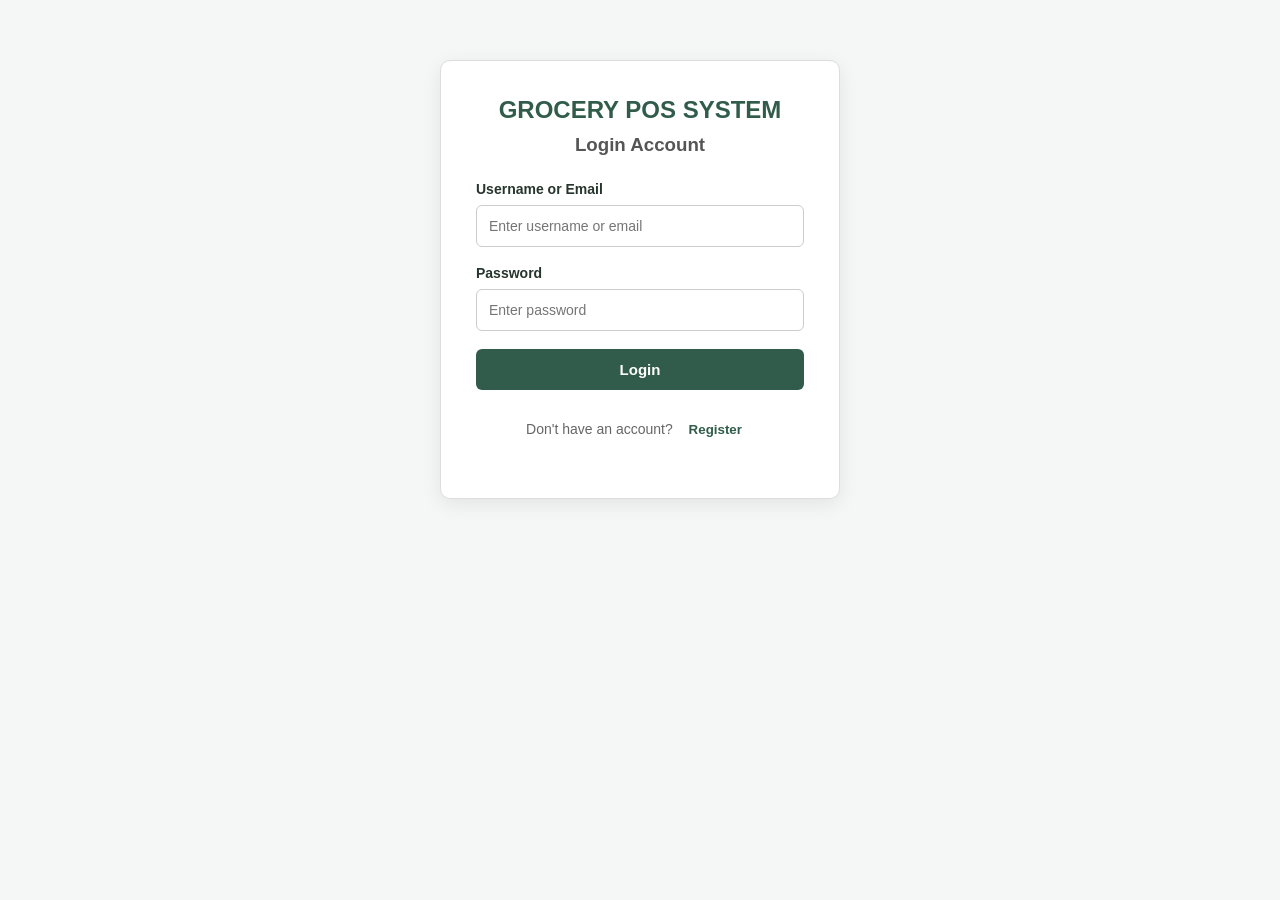
<file: GroceryPOS/index.html>
@'
<!DOCTYPE html>
<html lang="en">
<head>
    <meta charset="UTF-8">
    <meta name="viewport" content="width=device-width, initial-scale=1.0">
    <title>Grocery POS</title>
    <meta http-equiv="refresh" content="0; url=login.html">
</head>
<body>
    <p>Redirecting to Grocery POS...</p>
</body>
</html>
'@ | Set-Content index.htmlgit add .
</file>
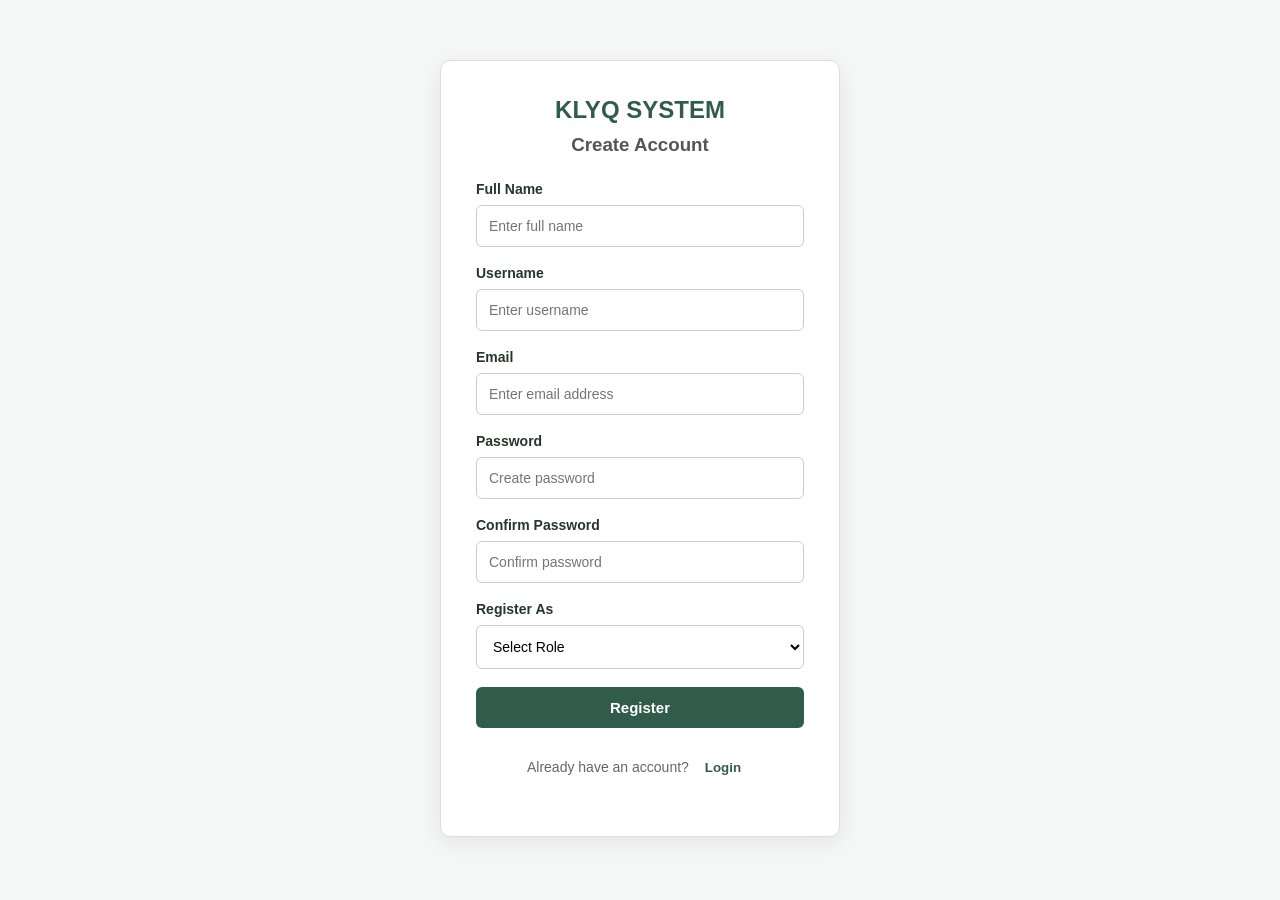
<file: register.html>
<!DOCTYPE html>
<html lang="en">
<head>
    <meta charset="UTF-8">
    <meta name="viewport" content="width=device-width, initial-scale=1.0">

    <title>KLYQ System - Register</title>

    <link rel="stylesheet" href="style.css">
</head>

<body>

    <div class="auth">

        <h2>KLYQ SYSTEM</h2>
        <h3>Create Account</h3>

        <form id="registerForm">

            <label for="regName">Full Name</label>
            <input
                type="text"
                id="regName"
                placeholder="Enter full name"
                required
            >

            <label for="regUser">Username</label>
            <input
                type="text"
                id="regUser"
                placeholder="Enter username"
                required
            >

            <label for="regEmail">Email</label>
            <input
                type="email"
                id="regEmail"
                placeholder="Enter email address"
                required
            >

            <label for="regPass">Password</label>
            <input
                type="password"
                id="regPass"
                minlength="6"
                placeholder="Create password"
                required
            >

            <label for="regConfirmPass">Confirm Password</label>
            <input
                type="password"
                id="regConfirmPass"
                minlength="6"
                placeholder="Confirm password"
                required
            >

            <label for="regRole">Register As</label>
            <select id="regRole" required>
                <option value="">Select Role</option>
                <option value="Admin">Admin</option>
                <option value="Cashier">Cashier</option>
            </select>

            <div id="adminCodeContainer" style="display: none;">
                <label for="adminCode">Admin Access Code</label>
                <input
                    type="password"
                    id="adminCode"
                    placeholder="Enter admin access code"
                >
            </div>

            <button type="submit">Register</button>

        </form>

        <p>
            Already have an account?
            <button type="button" onclick="showLogin()">
                Login
            </button>
        </p>

    </div>

    <script src="register.js"></script>

</body>
</html>
</file>
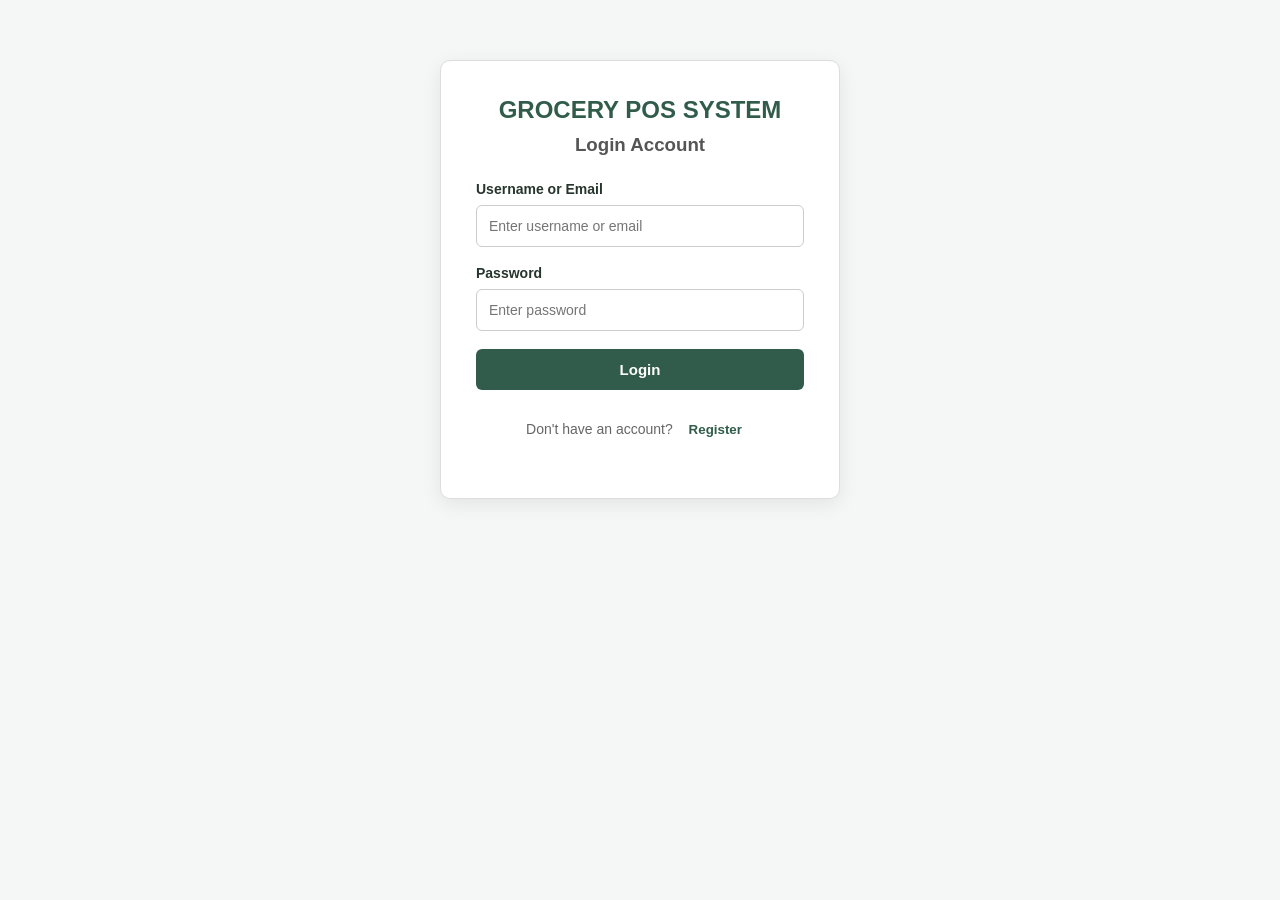
<file: GroceryPOS/admin.html>
<!DOCTYPE html>
<html lang="en">
<head>
    <meta charset="UTF-8">
    <meta name="viewport" content="width=device-width, initial-scale=1.0">

    <title>KLYQ | Admin Dashboard</title>

    <style>
        * {
            margin: 0;
            padding: 0;
            box-sizing: border-box;
            font-family: Arial, Helvetica, sans-serif;
        }

        :root {
            --primary: #174d36;
            --secondary: #2c7650;
            --light-green: #e9f3ec;
            --background: #f4f7f5;
            --text: #26352d;
            --muted: #75847a;
            --border: #e7eee9;
            --white: #ffffff;
            --danger: #b83d3d;
        }

        body {
            min-height: 100vh;
            background: var(--background);
            color: var(--text);
        }

        button {
            cursor: pointer;
            font-family: inherit;
        }

        .hidden {
            display: none !important;
        }

        /* SIDEBAR */

        .sidebar {
            position: fixed;
            top: 0;
            left: 0;
            width: 250px;
            height: 100vh;
            padding: 25px 18px;
            background: var(--primary);
            color: white;
            display: flex;
            flex-direction: column;
            z-index: 100;
            transition: transform 0.3s ease;
            overflow-y: auto;
        }

        .brand {
            text-align: center;
            padding-bottom: 25px;
            border-bottom: 1px solid #47715b;
        }

        .brand h2 {
            font-size: 25px;
            letter-spacing: 2px;
            margin-bottom: 5px;
        }

        .brand p {
            color: #c5dfce;
            font-size: 12px;
        }

        .admin-profile {
            display: flex;
            align-items: center;
            gap: 12px;
            padding: 20px 5px;
            border-bottom: 1px solid #47715b;
        }

        .profile-icon {
            width: 42px;
            height: 42px;
            border-radius: 50%;
            background: #d7eadc;
            color: var(--primary);
            display: flex;
            align-items: center;
            justify-content: center;
            font-size: 19px;
            font-weight: bold;
        }

        .profile-info h4 {
            font-size: 13px;
            margin-bottom: 4px;
        }

        .profile-info p {
            font-size: 11px;
            color: #c5dfce;
        }

        .sidebar-label {
            font-size: 10px;
            color: #a9c8b4;
            margin: 25px 10px 10px;
            letter-spacing: 1.5px;
        }

        .sidebar nav {
            display: flex;
            flex-direction: column;
            gap: 8px;
        }

        .nav-btn {
            display: flex;
            align-items: center;
            gap: 12px;
            width: 100%;
            padding: 14px;
            border: none;
            border-radius: 8px;
            background: transparent;
            color: #e4f0e8;
            font-size: 14px;
            text-align: left;
            transition: 0.2s;
        }

        .nav-btn span {
            font-size: 18px;
            width: 23px;
            text-align: center;
        }

        .nav-btn:hover,
        .nav-btn.active {
            background: var(--secondary);
            color: white;
        }

        .sidebar-bottom {
            margin-top: auto;
            padding-top: 20px;
        }

        .sidebar-bottom p {
            color: #c5dfce;
            font-size: 11px;
            text-align: center;
        }

        /* MAIN LAYOUT */

        .main-container {
            margin-left: 250px;
            min-height: 100vh;
        }

        /* HEADER */

        .topbar {
            height: 80px;
            background: white;
            display: flex;
            align-items: center;
            justify-content: space-between;
            padding: 0 35px;
            box-shadow: 0 2px 10px rgba(0,0,0,0.04);
            position: sticky;
            top: 0;
            z-index: 50;
        }

        .topbar-left {
            display: flex;
            align-items: center;
            gap: 15px;
        }

        .topbar h2 {
            color: var(--primary);
            font-size: 20px;
        }

        .menu-toggle {
            display: none;
            border: none;
            background: var(--light-green);
            color: var(--primary);
            padding: 9px 12px;
            border-radius: 7px;
            font-size: 20px;
        }

        .topbar-right {
            display: flex;
            align-items: center;
            gap: 15px;
        }

        .admin-label {
            font-size: 13px;
            color: var(--muted);
        }

        .logout-btn {
            padding: 11px 18px;
            border: none;
            border-radius: 7px;
            background: var(--danger);
            color: white;
            font-size: 13px;
            font-weight: bold;
        }

        .logout-btn:hover {
            background: #962e2e;
        }

        /* CONTENT */

        main {
            padding: 30px 35px;
        }

        .page-header {
            margin-bottom: 25px;
        }

        .page-header h1 {
            color: var(--primary);
            font-size: 25px;
            margin-bottom: 7px;
        }

        .page-header p {
            color: var(--muted);
            font-size: 13px;
        }

        /* CARDS */

        .stats-grid {
            display: grid;
            grid-template-columns: repeat(4, minmax(0, 1fr));
            gap: 18px;
            margin-bottom: 25px;
        }

        .stat-card {
            background: white;
            padding: 23px;
            border: 1px solid var(--border);
            border-radius: 12px;
            box-shadow: 0 3px 12px rgba(0,0,0,0.03);
        }

        .stat-top {
            display: flex;
            justify-content: space-between;
            align-items: center;
            margin-bottom: 18px;
        }

        .stat-top p {
            color: var(--muted);
            font-size: 13px;
            font-weight: bold;
        }

        .stat-icon {
            width: 38px;
            height: 38px;
            background: var(--light-green);
            color: var(--primary);
            display: flex;
            align-items: center;
            justify-content: center;
            border-radius: 9px;
            font-size: 19px;
        }

        .stat-card h2 {
            font-size: 27px;
            color: var(--primary);
        }

        .stat-card small {
            display: block;
            margin-top: 7px;
            font-size: 11px;
            color: var(--muted);
        }

        /* CONTENT CARDS */

        .content-card {
            background: white;
            padding: 25px;
            border: 1px solid var(--border);
            border-radius: 12px;
            margin-bottom: 22px;
            box-shadow: 0 3px 12px rgba(0,0,0,0.03);
        }

        .content-card h3 {
            color: var(--primary);
            font-size: 16px;
            margin-bottom: 18px;
        }

        .welcome-card {
            background: linear-gradient(120deg, #174d36, #2c7650);
            color: white;
            padding: 28px;
            border-radius: 12px;
            margin-bottom: 25px;
        }

        .welcome-card h2 {
            font-size: 21px;
            margin-bottom: 9px;
        }

        .welcome-card p {
            color: #e1eee5;
            font-size: 13px;
            line-height: 1.7;
        }

        /* FORMS */

        .form-grid {
            display: grid;
            grid-template-columns: repeat(2, minmax(0, 1fr));
            gap: 0 20px;
        }

        label {
            display: block;
            margin: 12px 0 8px;
            font-size: 13px;
            font-weight: bold;
            color: var(--text);
        }

        input,
        select {
            width: 100%;
            padding: 12px;
            border: 1px solid #d5ded8;
            border-radius: 7px;
            background: white;
            color: var(--text);
            font-size: 13px;
            outline: none;
        }

        input:focus,
        select:focus {
            border-color: var(--secondary);
            box-shadow: 0 0 0 2px rgba(44,118,80,0.1);
        }

        .action-btn {
            padding: 12px 19px;
            margin-top: 20px;
            border: none;
            border-radius: 7px;
            background: var(--primary);
            color: white;
            font-size: 13px;
            font-weight: bold;
        }

        .action-btn:hover {
            background: var(--secondary);
        }

        /* TABLES */

        .table-container {
            width: 100%;
            overflow-x: auto;
        }

        table {
            width: 100%;
            min-width: 550px;
            border-collapse: collapse;
        }

        th,
        td {
            padding: 15px;
            text-align: left;
            border-bottom: 1px solid var(--border);
            font-size: 13px;
        }

        th {
            background: var(--light-green);
            color: var(--primary);
            font-weight: bold;
        }

        td {
            color: #46564c;
        }

        tbody tr:hover {
            background: #f7faf8;
        }

        .empty-state {
            padding: 30px;
            text-align: center;
            color: var(--muted);
            background: #f7faf8;
            border-radius: 8px;
            font-size: 13px;
        }

        /* STATUS */

        .status {
            display: inline-block;
            padding: 6px 10px;
            border-radius: 20px;
            font-size: 11px;
            font-weight: bold;
        }

        .status.available {
            background: #e1f4e7;
            color: #287442;
        }

        .status.low {
            background: #fff2d6;
            color: #9b6b0d;
        }

        .status.out {
            background: #fce6e6;
            color: #b83d3d;
        }

        .role-admin {
            color: #174d36;
            background: #e1f4e7;
            padding: 6px 10px;
            border-radius: 20px;
            font-size: 11px;
            font-weight: bold;
        }

        .role-cashier {
            color: #496b9b;
            background: #eaf0fa;
            padding: 6px 10px;
            border-radius: 20px;
            font-size: 11px;
            font-weight: bold;
        }

        .delete-btn {
            padding: 8px 12px;
            border: none;
            border-radius: 6px;
            background: #fce6e6;
            color: var(--danger);
            font-size: 12px;
            font-weight: bold;
        }

        .delete-btn:hover {
            background: var(--danger);
            color: white;
        }

        /* REPORT SUMMARY */

        .report-grid {
            display: grid;
            grid-template-columns: repeat(2, minmax(0, 1fr));
            gap: 18px;
        }

        .report-card {
            background: white;
            padding: 25px;
            border: 1px solid var(--border);
            border-radius: 12px;
        }

        .report-card p {
            font-size: 13px;
            color: var(--muted);
            margin-bottom: 12px;
        }

        .report-card h2 {
            font-size: 26px;
            color: var(--primary);
        }

        /* MOBILE OVERLAY */

        .sidebar-overlay {
            display: none;
        }

        /* RESPONSIVE */

        @media (max-width: 1100px) {
            .stats-grid {
                grid-template-columns: repeat(2, minmax(0, 1fr));
            }
        }

        @media (max-width: 700px) {
            .sidebar {
                transform: translateX(-100%);
                width: 260px;
            }

            .sidebar.open {
                transform: translateX(0);
            }

            .sidebar-overlay.show {
                display: block;
                position: fixed;
                inset: 0;
                background: rgba(0,0,0,0.35);
                z-index: 90;
            }

            .main-container {
                margin-left: 0;
            }

            .topbar {
                height: 70px;
                padding: 0 15px;
            }

            .menu-toggle {
                display: block;
            }

            .topbar h2 {
                font-size: 15px;
            }

            .admin-label {
                display: none;
            }

            main {
                padding: 23px 16px;
            }

            .stats-grid {
                grid-template-columns: repeat(2, minmax(0, 1fr));
                gap: 12px;
            }

            .stat-card {
                padding: 16px;
            }

            .stat-card h2 {
                font-size: 22px;
            }

            .form-grid,
            .report-grid {
                grid-template-columns: 1fr;
            }

            .page-header h1 {
                font-size: 22px;
            }

            .content-card {
                padding: 18px;
            }
        }

        @media (max-width: 380px) {
            .stats-grid {
                grid-template-columns: 1fr;
            }

            .logout-btn {
                padding: 9px 11px;
                font-size: 11px;
            }
        }
    </style>
</head>

<body>

<!-- SIDEBAR -->
<aside class="sidebar" id="sidebar">

    <div class="brand">
        <h2>KLYQ</h2>
        <p>Grocery Management System</p>
    </div>

    <div class="admin-profile">
        <div class="profile-icon" id="profileIcon">A</div>

        <div class="profile-info">
            <h4 id="adminName">Administrator</h4>
            <p>Administrator Account</p>
        </div>
    </div>

    <p class="sidebar-label">MAIN MENU</p>

    <nav>
        <button class="nav-btn active" data-page="dashboard">
            <span>▦</span> Dashboard
        </button>

        <button class="nav-btn" data-page="products">
            <span>▣</span> Products
        </button>

        <button class="nav-btn" data-page="inventory">
            <span>▤</span> Inventory
        </button>

        <button class="nav-btn" data-page="transactions">
            <span>▧</span> Transactions
        </button>

        <button class="nav-btn" data-page="reports">
            <span>▥</span> Reports
        </button>

        <button class="nav-btn" data-page="users">
            <span>♙</span> User Management
        </button>
    </nav>

    <div class="sidebar-bottom">
        <p>KLYQ Grocery POS © 2026</p>
    </div>

</aside>

<div class="sidebar-overlay" id="sidebarOverlay"></div>

<!-- MAIN CONTAINER -->
<div class="main-container">

    <!-- HEADER -->
    <header class="topbar">

        <div class="topbar-left">
            <button class="menu-toggle" id="menuToggle">☰</button>
            <h2>KLYQ ADMIN DASHBOARD</h2>
        </div>

        <div class="topbar-right">
            <span class="admin-label" id="headerAdminName">
                Administrator
            </span>

            <button class="logout-btn" id="logoutBtn">
                Logout
            </button>
        </div>

    </header>

    <main>

        <!-- DASHBOARD -->
        <section id="dashboard" class="page-section">

            <div class="page-header">
                <h1>Dashboard Overview</h1>
                <p>Monitor your grocery store performance and activities.</p>
            </div>

            <div class="welcome-card">
                <h2 id="welcomeMessage">Welcome, Admin!</h2>
                <p>
                    Manage your products, monitor inventory, review cashier
                    transactions, and check your grocery store reports.
                </p>
            </div>

            <div class="stats-grid">

                <div class="stat-card">
                    <div class="stat-top">
                        <p>Total Products</p>
                        <div class="stat-icon">▣</div>
                    </div>
                    <h2 id="totalProducts">0</h2>
                    <small>Products in your store</small>
                </div>

                <div class="stat-card">
                    <div class="stat-top">
                        <p>Total Sales</p>
                        <div class="stat-icon">₱</div>
                    </div>
                    <h2 id="totalSales">₱0.00</h2>
                    <small>Total recorded revenue</small>
                </div>

                <div class="stat-card">
                    <div class="stat-top">
                        <p>Transactions</p>
                        <div class="stat-icon">▧</div>
                    </div>
                    <h2 id="totalTransactions">0</h2>
                    <small>Recorded sales transactions</small>
                </div>

                <div class="stat-card">
                    <div class="stat-top">
                        <p>Registered Users</p>
                        <div class="stat-icon">♙</div>
                    </div>
                    <h2 id="totalUsers">0</h2>
                    <small>Admin and Cashier accounts</small>
                </div>

            </div>

            <div class="content-card">
                <h3>Recent Transactions</h3>

                <div class="table-container">
                    <table>
                        <thead>
                            <tr>
                                <th>Transaction ID</th>
                                <th>Cashier</th>
                                <th>Date</th>
                                <th>Total Amount</th>
                            </tr>
                        </thead>

                        <tbody id="recentTransactions"></tbody>
                    </table>
                </div>
            </div>

        </section>

        <!-- PRODUCTS -->
        <section id="products" class="page-section hidden">

            <div class="page-header">
                <h1>Product Management</h1>
                <p>Add, view, and manage your grocery products.</p>
            </div>

            <div class="content-card">

                <h3>Add New Product</h3>

                <form id="productForm">

                    <div class="form-grid">

                        <div>
                            <label for="productName">Product Name</label>
                            <input
                                type="text"
                                id="productName"
                                placeholder="Enter product name"
                                maxlength="100"
                                required
                            >
                        </div>

                        <div>
                            <label for="productPrice">Product Price (₱)</label>
                            <input
                                type="number"
                                id="productPrice"
                                placeholder="Enter product price"
                                min="0.01"
                                step="0.01"
                                required
                            >
                        </div>

                        <div>
                            <label for="productStock">Product Stock</label>
                            <input
                                type="number"
                                id="productStock"
                                placeholder="Enter stock quantity"
                                min="0"
                                step="1"
                                required
                            >
                        </div>

                    </div>

                    <button type="submit" class="action-btn">
                        + Add Product
                    </button>

                </form>

            </div>

            <div class="content-card">

                <h3>Product List</h3>

                <div class="table-container">
                    <table>
                        <thead>
                            <tr>
                                <th>Product</th>
                                <th>Price</th>
                                <th>Stock</th>
                                <th>Action</th>
                            </tr>
                        </thead>

                        <tbody id="productList"></tbody>
                    </table>
                </div>

            </div>

        </section>

        <!-- INVENTORY -->
        <section id="inventory" class="page-section hidden">

            <div class="page-header">
                <h1>Inventory Management</h1>
                <p>Monitor available products and stock levels.</p>
            </div>

            <div class="stats-grid">

                <div class="stat-card">
                    <div class="stat-top">
                        <p>Total Products</p>
                        <div class="stat-icon">▣</div>
                    </div>
                    <h2 id="inventoryProducts">0</h2>
                </div>

                <div class="stat-card">
                    <div class="stat-top">
                        <p>Low Stock Items</p>
                        <div class="stat-icon">!</div>
                    </div>
                    <h2 id="lowStockCount">0</h2>
                </div>

                <div class="stat-card">
                    <div class="stat-top">
                        <p>Out of Stock</p>
                        <div class="stat-icon">×</div>
                    </div>
                    <h2 id="outStockCount">0</h2>
                </div>

                <div class="stat-card">
                    <div class="stat-top">
                        <p>Total Stock Units</p>
                        <div class="stat-icon">▤</div>
                    </div>
                    <h2 id="totalStockUnits">0</h2>
                </div>

            </div>

            <div class="content-card">

                <h3>Available Inventory</h3>

                <div class="table-container">
                    <table>
                        <thead>
                            <tr>
                                <th>Product</th>
                                <th>Price</th>
                                <th>Available Stock</th>
                                <th>Status</th>
                            </tr>
                        </thead>

                        <tbody id="inventoryList"></tbody>
                    </table>
                </div>

            </div>

        </section>

        <!-- TRANSACTIONS -->
        <section id="transactions" class="page-section hidden">

            <div class="page-header">
                <h1>Transaction History</h1>
                <p>View all recorded grocery sales transactions.</p>
            </div>

            <div class="content-card">

                <h3>All Cashier Sales Transactions</h3>

                <div class="table-container">
                    <table>
                        <thead>
                            <tr>
                                <th>Transaction ID</th>
                                <th>Cashier</th>
                                <th>Date</th>
                                <th>Total Amount</th>
                            </tr>
                        </thead>

                        <tbody id="transactionList"></tbody>
                    </table>
                </div>

            </div>

        </section>

        <!-- REPORTS -->
        <section id="reports" class="page-section hidden">

            <div class="page-header">
                <h1>Sales Reports</h1>
                <p>Review the sales performance of your grocery store.</p>
            </div>

            <div class="report-grid">

                <div class="report-card">
                    <p>Total Revenue</p>
                    <h2 id="reportRevenue">₱0.00</h2>
                </div>

                <div class="report-card">
                    <p>Number of Sales</p>
                    <h2 id="reportCount">0</h2>
                </div>

                <div class="report-card">
                    <p>Average Transaction</p>
                    <h2 id="averageSale">₱0.00</h2>
                </div>

                <div class="report-card">
                    <p>Today's Revenue</p>
                    <h2 id="todayRevenue">₱0.00</h2>
                </div>

            </div>

            <div class="content-card" style="margin-top: 22px;">

                <h3>Sales Summary</h3>

                <div class="table-container">
                    <table>
                        <thead>
                            <tr>
                                <th>Transaction ID</th>
                                <th>Cashier</th>
                                <th>Date</th>
                                <th>Total Amount</th>
                            </tr>
                        </thead>

                        <tbody id="reportTransactions"></tbody>
                    </table>
                </div>

            </div>

        </section>

        <!-- USER MANAGEMENT -->
        <section id="users" class="page-section hidden">

            <div class="page-header">
                <h1>User Management</h1>
                <p>View the registered accounts in your POS system.</p>
            </div>

            <div class="stats-grid">

                <div class="stat-card">
                    <div class="stat-top">
                        <p>Total Users</p>
                        <div class="stat-icon">♙</div>
                    </div>
                    <h2 id="userTotal">0</h2>
                </div>

                <div class="stat-card">
                    <div class="stat-top">
                        <p>Admin Accounts</p>
                        <div class="stat-icon">♔</div>
                    </div>
                    <h2 id="adminTotal">0</h2>
                </div>

                <div class="stat-card">
                    <div class="stat-top">
                        <p>Cashier Accounts</p>
                        <div class="stat-icon">♧</div>
                    </div>
                    <h2 id="cashierTotal">0</h2>
                </div>

            </div>

            <div class="content-card">

                <h3>Registered Users</h3>

                <div class="table-container">
                    <table>
                        <thead>
                            <tr>
                                <th>Full Name</th>
                                <th>Username</th>
                                <th>Email</th>
                                <th>Role</th>
                            </tr>
                        </thead>

                        <tbody id="userList"></tbody>
                    </table>
                </div>

            </div>

        </section>

    </main>

</div>

<script>
/* =================================
   ADMIN ACCESS CHECK
================================= */

function readStorage(key, fallback) {
    try {
        const value = JSON.parse(localStorage.getItem(key));
        return value ?? fallback;
    } catch (error) {
        return fallback;
    }
}

const currentUser = readStorage("currentUser", null);

if (!currentUser || currentUser.role !== "Admin") {

    alert("Admin access only!");

    window.location.replace("login.html");

} else {

    initializeAdmin();

}


/* =================================
   INITIALIZE ADMIN
================================= */

function initializeAdmin() {

    let products = [];
    let transactions = [];
    let users = [];

    const money = value => {
        const amount = Number(value);
        return (Number.isFinite(amount) ? amount : 0)
            .toLocaleString("en-PH", {
                minimumFractionDigits: 2,
                maximumFractionDigits: 2
            });
    };

    const escapeHTML = value => {
        return String(value ?? "").replace(/[&<>"']/g, character => ({
            "&": "&amp;",
            "<": "&lt;",
            ">": "&gt;",
            '"': "&quot;",
            "'": "&#039;"
        })[character]);
    };

    function loadData() {

        const savedProducts = readStorage("gps_products", []);
        const savedTransactions = readStorage("gps_tx", []);
        const savedUsers = readStorage("gps_users", []);

        products = Array.isArray(savedProducts) ? savedProducts : [];
        transactions = Array.isArray(savedTransactions) ? savedTransactions : [];
        users = Array.isArray(savedUsers) ? savedUsers : [];

    }

    function refreshData() {

        loadData();

        updateDashboard();
        renderProducts();
        renderInventory();
        renderTransactions();
        renderUsers();
        updateReports();

    }

    /* =================================
       ADMIN PROFILE
    ================================= */

    const adminName = currentUser.name || currentUser.username || "Administrator";

    document.getElementById("adminName").textContent = adminName;
    document.getElementById("headerAdminName").textContent = adminName;
    document.getElementById("welcomeMessage").textContent =
        "Welcome, " + adminName + "!";

    document.getElementById("profileIcon").textContent =
        adminName.charAt(0).toUpperCase();


    /* =================================
       NAVIGATION
    ================================= */

    const sidebar = document.getElementById("sidebar");
    const overlay = document.getElementById("sidebarOverlay");

    function showPage(page) {

        document.querySelectorAll(".page-section").forEach(section => {
            section.classList.add("hidden");
        });

        const selectedPage = document.getElementById(page);

        if (!selectedPage) return;

        selectedPage.classList.remove("hidden");

        document.querySelectorAll(".nav-btn").forEach(button => {
            button.classList.toggle(
                "active",
                button.dataset.page === page
            );
        });

        refreshData();

        sidebar.classList.remove("open");
        overlay.classList.remove("show");

        window.scrollTo({
            top: 0,
            behavior: "smooth"
        });

    }

    document.querySelectorAll(".nav-btn").forEach(button => {

        button.addEventListener("click", function() {
            showPage(this.dataset.page);
        });

    });

    document.getElementById("menuToggle").addEventListener("click", function() {

        sidebar.classList.toggle("open");
        overlay.classList.toggle("show");

    });

    overlay.addEventListener("click", function() {

        sidebar.classList.remove("open");
        overlay.classList.remove("show");

    });


    /* =================================
       DASHBOARD
    ================================= */

    function updateDashboard() {

        const totalRevenue = transactions.reduce((sum, tx) => {
            const amount = Number(tx.total);
            return sum + (Number.isFinite(amount) ? amount : 0);
        }, 0);

        document.getElementById("totalProducts").textContent =
            products.length;

        document.getElementById("totalSales").textContent =
            "₱" + money(totalRevenue);

        document.getElementById("totalTransactions").textContent =
            transactions.length;

        document.getElementById("totalUsers").textContent =
            users.length;

        const recent = transactions.slice().reverse().slice(0, 5);

        const list = document.getElementById("recentTransactions");

        if (recent.length === 0) {

            list.innerHTML = `
                <tr>
                    <td colspan="4">
                        <div class="empty-state">
                            No transactions recorded yet.
                        </div>
                    </td>
                </tr>
            `;

            return;
        }

        list.innerHTML = recent.map(tx => `
            <tr>
                <td>${escapeHTML(tx.id || "N/A")}</td>
                <td>${escapeHTML(tx.cashier || "Unknown")}</td>
                <td>${escapeHTML(tx.date || "N/A")}</td>
                <td>₱${money(tx.total)}</td>
            </tr>
        `).join("");

    }


    /* =================================
       ADD PRODUCT
    ================================= */

    document.getElementById("productForm").addEventListener("submit", function(e) {

        e.preventDefault();

        loadData();

        const name = document.getElementById("productName").value.trim();
        const price = Number(document.getElementById("productPrice").value);
        const stock = Number(document.getElementById("productStock").value);

        if (!name || !Number.isFinite(price) || price <= 0 ||
            !Number.isInteger(stock) || stock < 0) {

            alert("Please enter valid product information.");
            return;

        }

        const newProduct = {
            id: Date.now(),
            name: name,
            price: price,
            stock: stock
        };

        products.push(newProduct);

        localStorage.setItem("gps_products", JSON.stringify(products));

        this.reset();

        refreshData();

        alert("Product added successfully!");

    });


    /* =================================
       DISPLAY PRODUCTS
    ================================= */

    function renderProducts() {

        const list = document.getElementById("productList");

        if (products.length === 0) {

            list.innerHTML = `
                <tr>
                    <td colspan="4">
                        <div class="empty-state">
                            No products available.
                        </div>
                    </td>
                </tr>
            `;

            return;

        }

        list.innerHTML = products.map(product => {

            const id = escapeHTML(product.id);

            return `
                <tr>
                    <td>${escapeHTML(product.name)}</td>
                    <td>₱${money(product.price)}</td>
                    <td>${Number(product.stock) || 0}</td>
                    <td>
                        <button
                            class="delete-btn"
                            data-delete-id="${id}">
                            Delete
                        </button>
                    </td>
                </tr>
            `;

        }).join("");

    }


    /* =================================
       DELETE PRODUCT
    ================================= */

    document.getElementById("productList").addEventListener("click", function(e) {

        const button = e.target.closest("[data-delete-id]");

        if (!button) return;

        const id = button.dataset.deleteId;

        if (!confirm("Are you sure you want to delete this product?")) {
            return;
        }

        loadData();

        products = products.filter(product =>
            String(product.id) !== String(id)
        );

        localStorage.setItem("gps_products", JSON.stringify(products));

        refreshData();

        alert("Product deleted successfully!");

    });


    /* =================================
       INVENTORY
    ================================= */

    function renderInventory() {

        const list = document.getElementById("inventoryList");

        const lowStock = products.filter(p =>
            Number(p.stock) > 0 && Number(p.stock) <= 5
        ).length;

        const outOfStock = products.filter(p =>
            Number(p.stock) <= 0
        ).length;

        const totalUnits = products.reduce((sum, p) => {
            const stock = Number(p.stock);
            return sum + (Number.isFinite(stock) ? stock : 0);
        }, 0);

        document.getElementById("inventoryProducts").textContent =
            products.length;

        document.getElementById("lowStockCount").textContent =
            lowStock;

        document.getElementById("outStockCount").textContent =
            outOfStock;

        document.getElementById("totalStockUnits").textContent =
            totalUnits;

        if (products.length === 0) {

            list.innerHTML = `
                <tr>
                    <td colspan="4">
                        <div class="empty-state">
                            No inventory available.
                        </div>
                    </td>
                </tr>
            `;

            return;

        }

        list.innerHTML = products.map(product => {

            const stock = Number(product.stock) || 0;

            let status = "Available";
            let statusClass = "available";

            if (stock <= 0) {

                status = "Out of Stock";
                statusClass = "out";

            } else if (stock <= 5) {

                status = "Low Stock";
                statusClass = "low";

            }

            return `
                <tr>
                    <td>${escapeHTML(product.name)}</td>
                    <td>₱${money(product.price)}</td>
                    <td>${stock}</td>
                    <td>
                        <span class="status ${statusClass}">
                            ${status}
                        </span>
                    </td>
                </tr>
            `;

        }).join("");

    }


    /* =================================
       TRANSACTIONS
    ================================= */

    function renderTransactions() {

        const list = document.getElementById("transactionList");

        if (transactions.length === 0) {

            list.innerHTML = `
                <tr>
                    <td colspan="4">
                        <div class="empty-state">
                            No transactions recorded yet.
                        </div>
                    </td>
                </tr>
            `;

            return;

        }

        list.innerHTML = transactions.slice().reverse().map(tx => `
            <tr>
                <td>${escapeHTML(tx.id || "N/A")}</td>
                <td>${escapeHTML(tx.cashier || "Unknown")}</td>
                <td>${escapeHTML(tx.date || "N/A")}</td>
                <td>₱${money(tx.total)}</td>
            </tr>
        `).join("");

    }


    /* =================================
       SALES REPORTS
    ================================= */

    function updateReports() {

        const totalRevenue = transactions.reduce((sum, tx) => {
            const amount = Number(tx.total);
            return sum + (Number.isFinite(amount) ? amount : 0);
        }, 0);

        const average = transactions.length > 0
            ? totalRevenue / transactions.length
            : 0;

        const today = new Date().toLocaleDateString("en-CA");

        const todayTotal = transactions.reduce((sum, tx) => {

            const rawDate = tx.date || "";

            const parsedDate = new Date(rawDate);

            const transactionDay = Number.isNaN(parsedDate.getTime())
                ? String(rawDate).slice(0, 10)
                : parsedDate.toLocaleDateString("en-CA");

            if (transactionDay === today) {
                return sum + (Number(tx.total) || 0);
            }

            return sum;

        }, 0);

        document.getElementById("reportRevenue").textContent =
            "₱" + money(totalRevenue);

        document.getElementById("reportCount").textContent =
            transactions.length;

        document.getElementById("averageSale").textContent =
            "₱" + money(average);

        document.getElementById("todayRevenue").textContent =
            "₱" + money(todayTotal);

        const list = document.getElementById("reportTransactions");

        if (transactions.length === 0) {

            list.innerHTML = `
                <tr>
                    <td colspan="4">
                        <div class="empty-state">
                            No sales data available.
                        </div>
                    </td>
                </tr>
            `;

            return;

        }

        list.innerHTML = transactions.slice().reverse().map(tx => `
            <tr>
                <td>${escapeHTML(tx.id || "N/A")}</td>
                <td>${escapeHTML(tx.cashier || "Unknown")}</td>
                <td>${escapeHTML(tx.date || "N/A")}</td>
                <td>₱${money(tx.total)}</td>
            </tr>
        `).join("");

    }


    /* =================================
       USER MANAGEMENT
    ================================= */

    function renderUsers() {

        const list = document.getElementById("userList");

        const admins = users.filter(user => user.role === "Admin").length;
        const cashiers = users.filter(user => user.role === "Cashier").length;

        document.getElementById("userTotal").textContent =
            users.length;

        document.getElementById("adminTotal").textContent =
            admins;

        document.getElementById("cashierTotal").textContent =
            cashiers;

        if (users.length === 0) {

            list.innerHTML = `
                <tr>
                    <td colspan="4">
                        <div class="empty-state">
                            No registered users.
                        </div>
                    </td>
                </tr>
            `;

            return;

        }

        list.innerHTML = users.map(user => {

            const role = user.role || "Unknown";

            const roleClass = role === "Admin"
                ? "role-admin"
                : "role-cashier";

            return `
                <tr>
                    <td>${escapeHTML(user.name || user.fullName || "")}</td>
                    <td>${escapeHTML(user.username || "")}</td>
                    <td>${escapeHTML(user.email || "")}</td>
                    <td>
                        <span class="${roleClass}">
                            ${escapeHTML(role)}
                        </span>
                    </td>
                </tr>
            `;

        }).join("");

    }


    /* =================================
       LOGOUT
    ================================= */

    document.getElementById("logoutBtn").addEventListener("click", function() {

        if (!confirm("Are you sure you want to logout?")) {
            return;
        }

        localStorage.removeItem("currentUser");

        window.location.replace("login.html");

    });


    /* =================================
       AUTOMATIC DATA REFRESH
    ================================= */

    window.addEventListener("storage", function(e) {

        if (
            e.key === "gps_products" ||
            e.key === "gps_tx" ||
            e.key === "gps_users"
        ) {

            refreshData();

        }

    });


    /* =================================
       START DASHBOARD
    ================================= */

    loadData();
    refreshData();

}
</script>

</body>
</html>
</file>
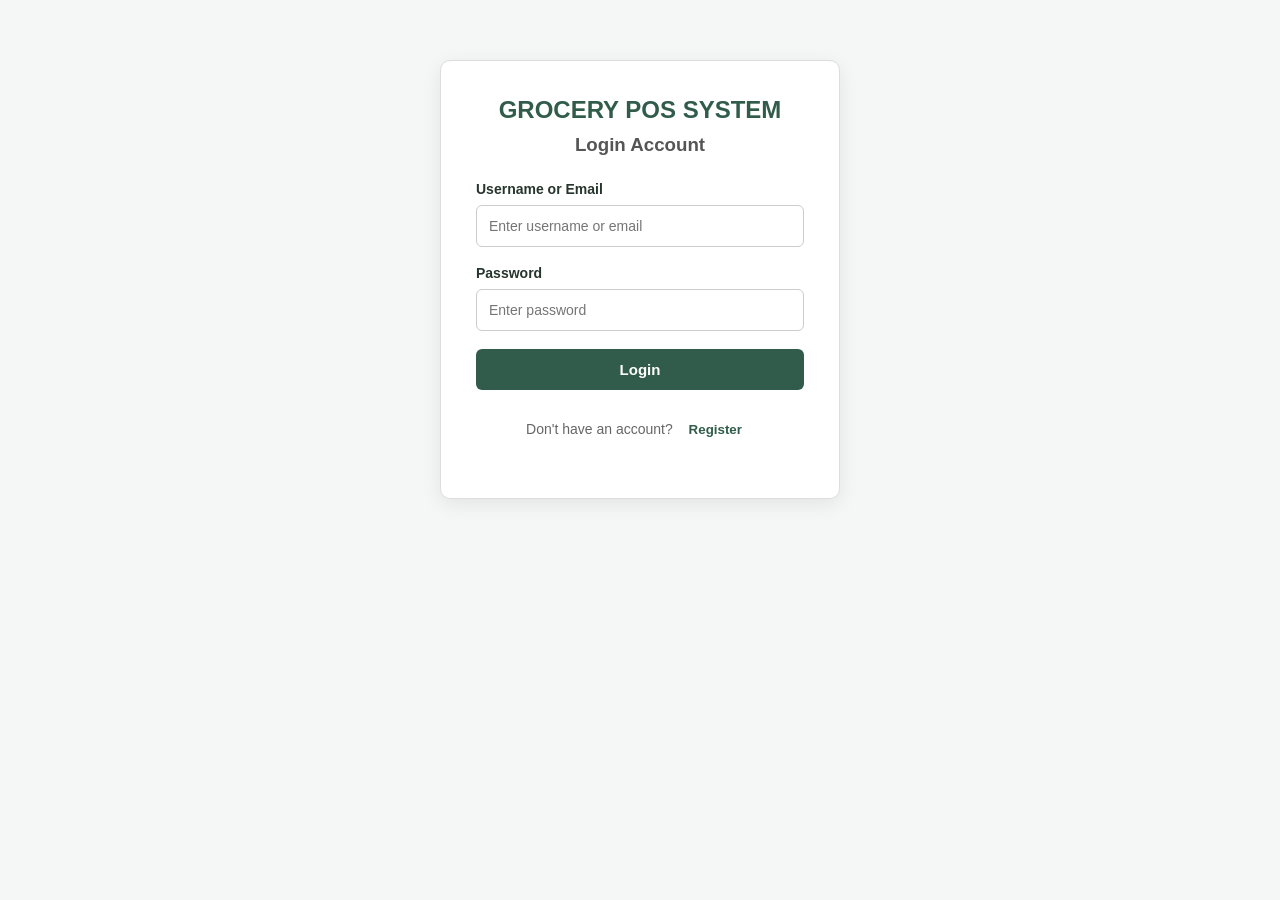
<file: GroceryPOS/login.html>
<!DOCTYPE html>
<html lang="en">
<head>
    <meta charset="UTF-8">
    <meta name="viewport" content="width=device-width, initial-scale=1.0">
    <title>KLYQ - Login</title>
    <link rel="stylesheet" href="style.css">
</head>
<body>

<div class="auth">

    <h2>GROCERY POS SYSTEM</h2>
    <h3>Login Account</h3>

    <form id="loginForm">

        <label>Username or Email</label>
        <input
            type="text"
            id="loginIdentity"
            placeholder="Enter username or email"
            required
        >

        <label>Password</label>
        <input
            type="password"
            id="loginPassword"
            placeholder="Enter password"
            required
        >

        <button type="submit">Login</button>

    </form>

    <p>
        Don't have an account?
        <button type="button" onclick="showRegister()">Register</button>
    </p>

</div>

<script>
function showRegister() {
    window.location.href = "register.html";
}

// LOGIN
document.getElementById("loginForm").addEventListener("submit", function(e) {
    e.preventDefault();

    let users = JSON.parse(localStorage.getItem("gps_users")) || [];

    let identity = document.getElementById("loginIdentity").value.trim().toLowerCase();
    let password = document.getElementById("loginPassword").value;

    let user = users.find(u =>
        (u.username.toLowerCase() === identity ||
         u.email.toLowerCase() === identity) &&
        u.password === password
    );

    if (!user) {
        alert("Invalid username/email or password!");
        return;
    }

    localStorage.setItem("currentUser", JSON.stringify(user));

    alert("Welcome, " + user.name + "!");

    if (user.role === "Admin") {
        window.location.href = "admin.html";
    } else if (user.role === "Cashier") {
        window.location.href = "user.html";
    } else {
        alert("Invalid account role!");
        localStorage.removeItem("currentUser");
    }
});
</script>

</body>
</html>
</file>
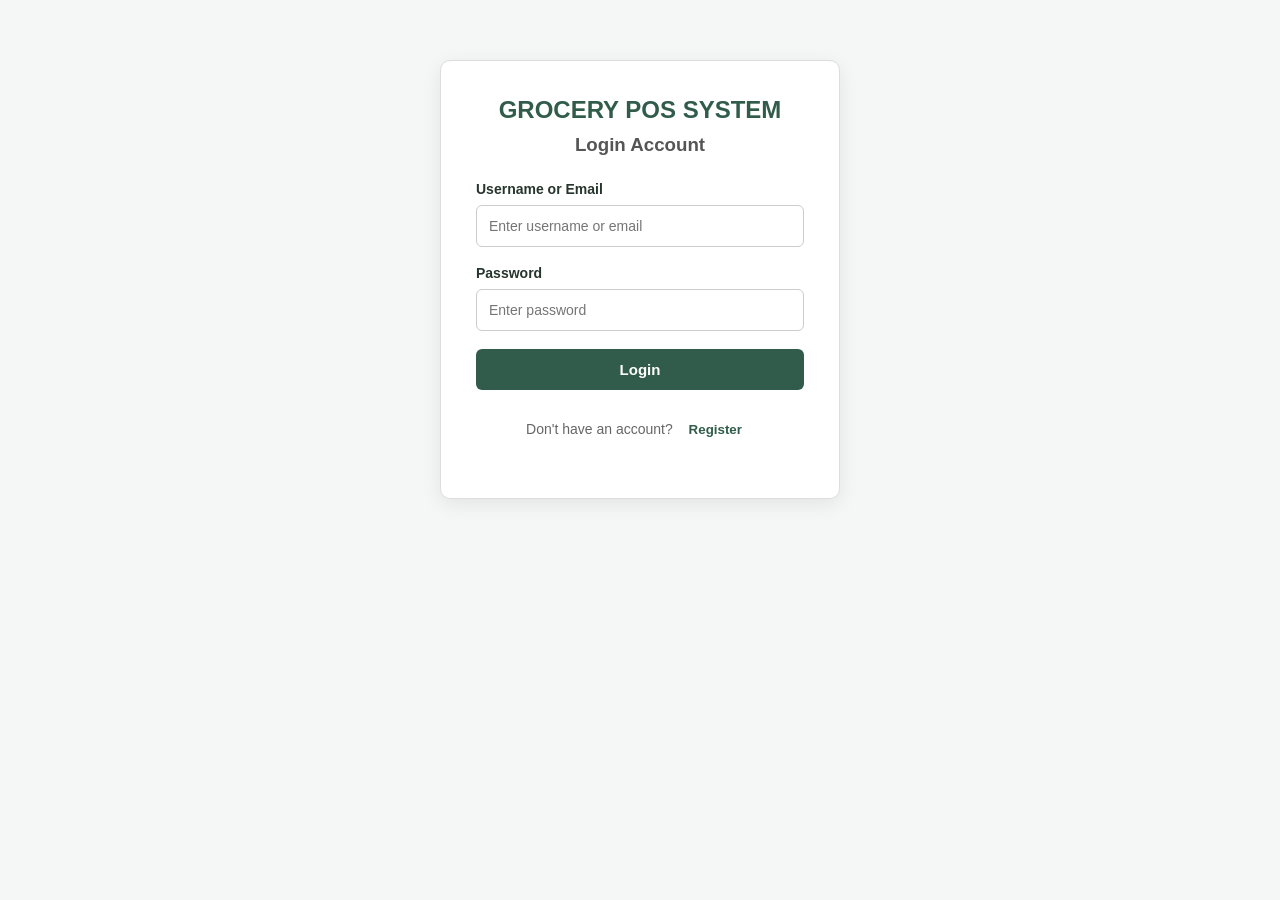
<file: GroceryPOS/user.html>
<!DOCTYPE html>
<html lang="en">
<head>
    <meta charset="UTF-8">
    <meta name="viewport" content="width=device-width, initial-scale=1.0">

    <title>KLYQ | Cashier Dashboard</title>

    <link rel="stylesheet" href="style.css">

    <style>
        /* RECEIPT PRINT DESIGN */

        .receipt {
            background: white;
            color: black;
            width: 100%;
            max-width: 380px;
            margin: 20px auto;
            padding: 25px;
            border: 1px solid #ddd;
            font-family: Arial, sans-serif;
        }

        .receipt h2,
        .receipt p {
            text-align: center;
            margin: 8px 0;
        }

        .receipt table {
            width: 100%;
            border-collapse: collapse;
            margin: 15px 0;
        }

        .receipt th,
        .receipt td {
            padding: 8px 4px;
            text-align: left;
            border-bottom: 1px dashed #ccc;
            font-size: 12px;
        }

        .receipt hr {
            border: none;
            border-top: 1px dashed #777;
            margin: 12px 0;
        }

        .receipt .receipt-total {
            text-align: right;
            font-weight: bold;
        }

        .receipt-actions {
            display: flex;
            justify-content: center;
            flex-wrap: wrap;
            gap: 10px;
            margin: 20px 0;
        }

        .receipt-actions button {
            padding: 11px 16px;
            border: none;
            border-radius: 6px;
            background: #174d36;
            color: white;
            cursor: pointer;
        }

        .receipt-actions button:hover {
            background: #2c7650;
        }

        .table-container {
            width: 100%;
            overflow-x: auto;
        }

        .empty-message {
            padding: 20px;
            text-align: center;
            color: #75847a;
        }

        .stock-status {
            display: inline-block;
            padding: 5px 9px;
            border-radius: 15px;
            font-size: 11px;
        }

        .stock-available {
            background: #e1f4e7;
            color: #287442;
        }

        .stock-low {
            background: #fff2d6;
            color: #9b6b0d;
        }

        .stock-out {
            background: #fce6e6;
            color: #b83d3d;
        }

        .cart-total {
            margin-top: 20px;
            text-align: right;
            color: #174d36;
        }

        .pos-buttons {
            display: flex;
            flex-wrap: wrap;
            gap: 10px;
            margin-top: 15px;
        }

        .pos-buttons button {
            padding: 11px 16px;
            border: none;
            border-radius: 6px;
            background: #174d36;
            color: white;
        }

        .pos-buttons button:hover {
            background: #2c7650;
        }

        .remove-item {
            background: #b83d3d !important;
            color: white;
            border: none;
            padding: 7px 10px;
            border-radius: 5px;
            cursor: pointer;
        }

        @media print {
            @page {
                size: 80mm auto;
                margin: 5mm;
            }

            body.printing * {
                visibility: hidden !important;
            }

            body.printing #receipt,
            body.printing #receipt * {
                visibility: visible !important;
            }

            body.printing #receipt {
                position: absolute;
                left: 0;
                top: 0;
                width: 100%;
                max-width: none;
                margin: 0;
                padding: 5px;
                border: none;
            }

            body.printing .receipt-actions {
                display: none !important;
            }
        }
    </style>
</head>

<body>

<!-- CASHIER DASHBOARD -->
<div class="pos-dashboard">

    <!-- SIDEBAR -->
    <aside class="sidebar">

        <div class="brand">
            <h2>KLYQ</h2>
            <p>Grocery Management System</p>
        </div>

        <nav>
            <button class="nav-btn active" onclick="showHome(this)">
                Dashboard
            </button>

            <button class="nav-btn" onclick="openPOS(this)">
                Point of Sale
            </button>

            <button class="nav-btn" onclick="viewProducts(this)">
                Products
            </button>

            <button class="nav-btn" onclick="viewSales(this)">
                My Sales
            </button>
        </nav>

        <div class="sidebar-bottom">
            <button class="logout-btn" onclick="logout()">
                Logout
            </button>
        </div>

    </aside>

    <!-- MAIN CONTENT -->
    <main class="main-content">

        <!-- HEADER -->
        <header class="topbar">

            <div>
                <h2>Cashier Dashboard</h2>
                <p>Welcome to your workspace.</p>
            </div>

            <div class="profile">

                <div class="profile-icon" id="profileIcon">C</div>

                <div>
                    <strong id="userName">Cashier</strong>
                    <small>Cashier Account</small>
                </div>

            </div>

        </header>

        <!-- WELCOME -->
        <section class="welcome-banner">

            <div>
                <h2>Hello, <span id="welcomeName">Cashier</span>!</h2>
                <p>Ready to serve customers today?</p>
            </div>

            <div class="welcome-icon">🛒</div>

        </section>

        <!-- DASHBOARD CARDS -->
        <section class="dashboard-cards">

            <div class="card">
                <div class="card-icon">🛒</div>
                <h3>Point of Sale</h3>
                <p>Process customer purchases.</p>
                <button onclick="openPOS()">Open POS →</button>
            </div>

            <div class="card">
                <div class="card-icon">📦</div>
                <h3>Products</h3>
                <p>Check available grocery items.</p>
                <button onclick="viewProducts()">View Products →</button>
            </div>

            <div class="card">
                <div class="card-icon">💰</div>
                <h3>My Sales</h3>
                <p>Review your transactions.</p>
                <button onclick="viewSales()">View Sales →</button>
            </div>

        </section>

        <!-- DYNAMIC CONTENT -->
        <section class="content-panel" id="content">

            <h3>Quick Overview</h3>
            <p>Select a feature from the sidebar to get started.</p>

        </section>

        <!-- FOOTER -->
        <footer class="dashboard-footer">
            KLYQ Grocery Management System © 2026 | Cashier Panel
        </footer>

    </main>

</div>


<script>

/* =====================================
   AUTHENTICATION
===================================== */

function readStorage(key, fallback) {
    try {
        const value = JSON.parse(localStorage.getItem(key));
        return value ?? fallback;
    } catch (error) {
        return fallback;
    }
}

const currentUser = readStorage("currentUser", null);

if (!currentUser || currentUser.role !== "Cashier") {

    alert("Please login using a cashier account.");
    window.location.replace("login.html");

} else {

    initializeCashier();

}


/* =====================================
   INITIALIZE CASHIER
===================================== */

function initializeCashier() {

    let products = [];
    let transactions = [];
    let cart = [];

    const content = document.getElementById("content");

    /* =====================================
       HELPER FUNCTIONS
    ===================================== */

    function loadData() {

        const savedProducts = readStorage("gps_products", []);
        const savedTransactions = readStorage("gps_tx", []);

        products = Array.isArray(savedProducts)
            ? savedProducts
            : [];

        transactions = Array.isArray(savedTransactions)
            ? savedTransactions
            : [];

    }

    function money(value) {

        const amount = Number(value);

        return (Number.isFinite(amount) ? amount : 0)
            .toLocaleString("en-PH", {
                minimumFractionDigits: 2,
                maximumFractionDigits: 2
            });

    }

    function escapeHTML(value) {

        return String(value ?? "").replace(/[&<>"']/g, character => ({
            "&": "&amp;",
            "<": "&lt;",
            ">": "&gt;",
            '"': "&quot;",
            "'": "&#039;"
        })[character]);

    }

    function getTotal() {

        return cart.reduce((sum, item) => {
            return sum + item.price * item.quantity;
        }, 0);

    }

    function saveData() {

        localStorage.setItem(
            "gps_products",
            JSON.stringify(products)
        );

        localStorage.setItem(
            "gps_tx",
            JSON.stringify(transactions)
        );

    }

    function getCashierName() {
        return currentUser.name || currentUser.username || "Cashier";
    }


    /* =====================================
       CASHIER PROFILE
    ===================================== */

    document.getElementById("userName").textContent =
        getCashierName();

    document.getElementById("welcomeName").textContent =
        getCashierName();

    document.getElementById("profileIcon").textContent =
        getCashierName().charAt(0).toUpperCase();


    /* =====================================
       NAVIGATION
    ===================================== */

    function setActive(button) {

        document.querySelectorAll(".nav-btn").forEach(btn => {
            btn.classList.remove("active");
        });

        if (button) {
            button.classList.add("active");
        }

    }

    function showHome(button = null) {

        setActive(button || document.querySelector(".nav-btn"));

        loadData();

        const mySales = transactions.filter(sale =>
            sale.cashier === currentUser.username
        );

        const totalSales = mySales.reduce((sum, sale) => {
            return sum + (Number(sale.total) || 0);
        }, 0);

        content.innerHTML = `

            <h3>Quick Overview</h3>

            <p>
                Welcome back, ${escapeHTML(getCashierName())}!
            </p>

            <div class="dashboard-cards">

                <div class="card">
                    <div class="card-icon">📦</div>
                    <h3>Available Products</h3>
                    <h2>${products.length}</h2>
                </div>

                <div class="card">
                    <div class="card-icon">💰</div>
                    <h3>My Transactions</h3>
                    <h2>${mySales.length}</h2>
                </div>

                <div class="card">
                    <div class="card-icon">💵</div>
                    <h3>My Total Sales</h3>
                    <h2>₱${money(totalSales)}</h2>
                </div>

            </div>

            <p>
                Select Point of Sale to start a customer transaction.
            </p>

        `;

    }


    /* =====================================
       LOGOUT
    ===================================== */

    window.logout = function() {

        if (!confirm("Are you sure you want to logout?")) {
            return;
        }

        localStorage.removeItem("currentUser");

        window.location.replace("login.html");

    };


    /* =====================================
       PRODUCTS
    ===================================== */

    window.viewProducts = function(button = null) {

        if (button) setActive(button);

        loadData();

        let html = `

            <h3>Available Products</h3>

            <p>List of grocery products and available stocks.</p>

            <div class="table-container">

                <table>

                    <thead>
                        <tr>
                            <th>Product Name</th>
                            <th>Price</th>
                            <th>Stock</th>
                            <th>Status</th>
                        </tr>
                    </thead>

                    <tbody>
        `;

        if (products.length === 0) {

            html += `
                <tr>
                    <td colspan="4">
                        <div class="empty-message">
                            No products available.
                        </div>
                    </td>
                </tr>
            `;

        } else {

            products.forEach(product => {

                const stock = Number(product.stock) || 0;

                let status = "Available";
                let statusClass = "stock-available";

                if (stock <= 0) {

                    status = "Out of Stock";
                    statusClass = "stock-out";

                } else if (stock <= 5) {

                    status = "Low Stock";
                    statusClass = "stock-low";

                }

                html += `
                    <tr>
                        <td>${escapeHTML(product.name)}</td>
                        <td>₱${money(product.price)}</td>
                        <td>${stock}</td>
                        <td>
                            <span class="stock-status ${statusClass}">
                                ${status}
                            </span>
                        </td>
                    </tr>
                `;

            });

        }

        html += `
                    </tbody>
                </table>

            </div>
        `;

        content.innerHTML = html;

    };


    /* =====================================
       POINT OF SALE
    ===================================== */

    window.openPOS = function(button = null) {

        if (button) setActive(button);

        loadData();

        cart = [];

        content.innerHTML = `

            <h3>Point of Sale</h3>

            <p>Process customer purchases and payments.</p>

            <div class="card">

                <h3>Select Product</h3>

                <label for="saleProduct">Product</label>

                <select id="saleProduct">

                    <option value="">Select a product</option>

                    ${products
                        .filter(p => Number(p.stock) > 0)
                        .map(p => `
                            <option value="${escapeHTML(p.id)}">
                                ${escapeHTML(p.name)}
                                - ₱${money(p.price)}
                                (${Number(p.stock)} available)
                            </option>
                        `).join("")}

                </select>

                <label for="saleQuantity">Quantity</label>

                <input
                    type="number"
                    id="saleQuantity"
                    min="1"
                    step="1"
                    value="1"
                >

                <div class="pos-buttons">
                    <button onclick="addToCart()">
                        Add to Cart
                    </button>
                </div>

            </div>

            <div class="card">

                <h3>Shopping Cart</h3>

                <div class="table-container">

                    <table>

                        <thead>
                            <tr>
                                <th>Product</th>
                                <th>Price</th>
                                <th>Quantity</th>
                                <th>Subtotal</th>
                                <th>Action</th>
                            </tr>
                        </thead>

                        <tbody id="cartList"></tbody>

                    </table>

                </div>

                <h3 class="cart-total">
                    Total: ₱<span id="cartTotal">0.00</span>
                </h3>

            </div>

            <div class="card">

                <h3>Payment</h3>

                <label for="cashReceived">Cash Received (₱)</label>

                <input
                    type="number"
                    id="cashReceived"
                    min="0"
                    step="0.01"
                    placeholder="Enter cash amount"
                >

                <div class="pos-buttons">
                    <button onclick="checkout()">
                        Checkout
                    </button>
                </div>

                <h3 style="margin-top:20px;">
                    Change: ₱<span id="changeAmount">0.00</span>
                </h3>

            </div>

        `;

        renderCart();

    };


    /* =====================================
       ADD TO CART
    ===================================== */

    window.addToCart = function() {

        loadData();

        const selectedId = document.getElementById("saleProduct").value;
        const quantity = Number(
            document.getElementById("saleQuantity").value
        );

        if (selectedId === "") {
            alert("Please select a product.");
            return;
        }

        if (!Number.isInteger(quantity) || quantity < 1) {
            alert("Please enter a valid quantity.");
            return;
        }

        const product = products.find(p =>
            String(p.id) === String(selectedId)
        );

        if (!product) {
            alert("Product not found. Please refresh the POS.");
            openPOS();
            return;
        }

        const existing = cart.find(item =>
            String(item.id) === String(product.id)
        );

        const currentQuantity = existing
            ? existing.quantity
            : 0;

        if (currentQuantity + quantity > Number(product.stock)) {
            alert("Not enough stock available!");
            return;
        }

        if (existing) {

            existing.quantity += quantity;

        } else {

            cart.push({
                id: product.id,
                name: product.name,
                price: Number(product.price),
                quantity: quantity
            });

        }

        renderCart();

        document.getElementById("saleQuantity").value = 1;

    };


    /* =====================================
       DISPLAY CART
    ===================================== */

    function renderCart() {

        const list = document.getElementById("cartList");

        if (!list) return;

        if (cart.length === 0) {

            list.innerHTML = `
                <tr>
                    <td colspan="5">
                        <div class="empty-message">
                            Your cart is empty.
                        </div>
                    </td>
                </tr>
            `;

        } else {

            list.innerHTML = cart.map(item => `

                <tr>
                    <td>${escapeHTML(item.name)}</td>
                    <td>₱${money(item.price)}</td>
                    <td>${item.quantity}</td>
                    <td>₱${money(item.price * item.quantity)}</td>
                    <td>
                        <button
                            class="remove-item"
                            onclick="removeFromCart('${escapeHTML(item.id)}')">
                            Remove
                        </button>
                    </td>
                </tr>

            `).join("");

        }

        document.getElementById("cartTotal").textContent =
            money(getTotal());

        calculateChange();

    }


    /* =====================================
       REMOVE FROM CART
    ===================================== */

    window.removeFromCart = function(id) {

        cart = cart.filter(item =>
            String(item.id) !== String(id)
        );

        renderCart();

    };


    /* =====================================
       CHANGE CALCULATION
    ===================================== */

    window.calculateChange = function() {

        const cashInput = document.getElementById("cashReceived");

        if (!cashInput) return;

        const cash = Number(cashInput.value);
        const total = getTotal();

        const change = cashInput.value.trim() !== "" &&
            Number.isFinite(cash) &&
            cash >= total
                ? cash - total
                : 0;

        document.getElementById("changeAmount").textContent =
            money(change);

    };

    document.addEventListener("input", function(e) {

        if (e.target.id === "cashReceived") {
            calculateChange();
        }

    });


    /* =====================================
       CHECKOUT
    ===================================== */

    window.checkout = function() {

        if (cart.length === 0) {
            alert("Your cart is empty!");
            return;
        }

        // Load the latest shared browser data.
        loadData();

        const total = getTotal();

        const cashInput = document.getElementById("cashReceived");
        const cash = Number(cashInput.value);

        if (
            cashInput.value.trim() === "" ||
            !Number.isFinite(cash) ||
            cash < total
        ) {

            alert("Insufficient cash! Please enter the correct amount.");
            return;

        }

        // Validate all products and stock again.
        for (const item of cart) {

            const product = products.find(p =>
                String(p.id) === String(item.id)
            );

            if (!product) {
                alert("Product " + item.name + " is no longer available.");
                return;
            }

            if (Number(product.stock) < item.quantity) {
                alert("Insufficient stock for " + item.name + "!");
                return;
            }

        }

        // Deduct stock.
        products.forEach(product => {

            const item = cart.find(c =>
                String(c.id) === String(product.id)
            );

            if (item) {
                product.stock = Number(product.stock) - item.quantity;
            }

        });

        // Create transaction.
        const transaction = {

            id: "TXN-" + Date.now(),

            cashier: currentUser.username,

            cashierName: getCashierName(),

            date: new Date().toLocaleString(),

            total: total,

            cash: cash,

            change: cash - total,

            items: cart.map(item => ({
                ...item
            }))

        };

        // Save transaction and product stock.
        transactions.push(transaction);

        saveData();

        // Clear cart and display receipt.
        cart = [];

        generateReceipt(transaction);

        alert("Sale completed successfully!");

        window.scrollTo({
            top: 0,
            behavior: "smooth"
        });

    };


    /* =====================================
       GENERATE RECEIPT
    ===================================== */

    function generateReceipt(transaction) {

        content.innerHTML = `

            <h3>Transaction Completed</h3>

            <p>Your transaction has been saved successfully.</p>

            <div id="receipt" class="receipt">

                <h2>KLYQ GROCERY</h2>

                <p>SALES RECEIPT</p>

                <hr>

                <p>
                    Receipt No: ${escapeHTML(transaction.id)}
                </p>

                <p>
                    Date: ${escapeHTML(transaction.date)}
                </p>

                <p>
                    Cashier: ${escapeHTML(transaction.cashierName)}
                </p>

                <hr>

                <table>

                    <thead>
                        <tr>
                            <th>Item</th>
                            <th>Qty</th>
                            <th>Amount</th>
                        </tr>
                    </thead>

                    <tbody>

                        ${transaction.items.map(item => `

                            <tr>
                                <td>${escapeHTML(item.name)}</td>
                                <td>${item.quantity}</td>
                                <td>₱${money(item.price * item.quantity)}</td>
                            </tr>

                        `).join("")}

                    </tbody>

                </table>

                <hr>

                <p class="receipt-total">
                    Total: ₱${money(transaction.total)}
                </p>

                <p class="receipt-total">
                    Cash: ₱${money(transaction.cash)}
                </p>

                <p class="receipt-total">
                    Change: ₱${money(transaction.change)}
                </p>

                <hr>

                <p>Thank you for shopping!</p>
                <p>Please come again.</p>

            </div>

            <div class="receipt-actions">

                <button onclick="printReceipt()">
                    Print Receipt
                </button>

                <button onclick="openPOS()">
                    New Transaction
                </button>

                <button onclick="viewSales()">
                    View My Sales
                </button>

            </div>

        `;

    }


    /* =====================================
       PRINT RECEIPT
    ===================================== */

    window.printReceipt = function() {

        document.body.classList.add("printing");

        window.print();

        document.body.classList.remove("printing");

    };


    /* =====================================
       MY SALES
    ===================================== */

    window.viewSales = function(button = null) {

        if (button) setActive(button);

        loadData();

        const mySales = transactions.filter(sale =>
            sale.cashier === currentUser.username
        );

        const totalSales = mySales.reduce((sum, sale) => {
            return sum + (Number(sale.total) || 0);
        }, 0);

        let html = `

            <h3>My Sales Transactions</h3>

            <p>Your recorded customer transactions.</p>

            <div class="card">

                <h3>Total Sales: ₱${money(totalSales)}</h3>

                <p>Number of Transactions: ${mySales.length}</p>

            </div>

            <div class="table-container">

                <table>

                    <thead>
                        <tr>
                            <th>Transaction ID</th>
                            <th>Date</th>
                            <th>Total Amount</th>
                            <th>Cash</th>
                            <th>Change</th>
                        </tr>
                    </thead>

                    <tbody>
        `;

        if (mySales.length === 0) {

            html += `
                <tr>
                    <td colspan="5">
                        <div class="empty-message">
                            No sales recorded yet.
                        </div>
                    </td>
                </tr>
            `;

        } else {

            mySales.slice().reverse().forEach(sale => {

                html += `

                    <tr>
                        <td>${escapeHTML(sale.id)}</td>
                        <td>${escapeHTML(sale.date)}</td>
                        <td>₱${money(sale.total)}</td>
                        <td>₱${money(sale.cash)}</td>
                        <td>₱${money(sale.change)}</td>
                    </tr>

                `;

            });

        }

        html += `

                    </tbody>

                </table>

            </div>

        `;

        content.innerHTML = html;

    };


    /* =====================================
       REFRESH WHEN DATA CHANGES
    ===================================== */

    window.addEventListener("storage", function(e) {

        if (
            e.key === "gps_products" ||
            e.key === "gps_tx"
        ) {

            loadData();

        }

    });


    /* =====================================
       INITIALIZE DASHBOARD
    ===================================== */

    loadData();

    showHome();

}

</script>

</body>
</html>
</file>
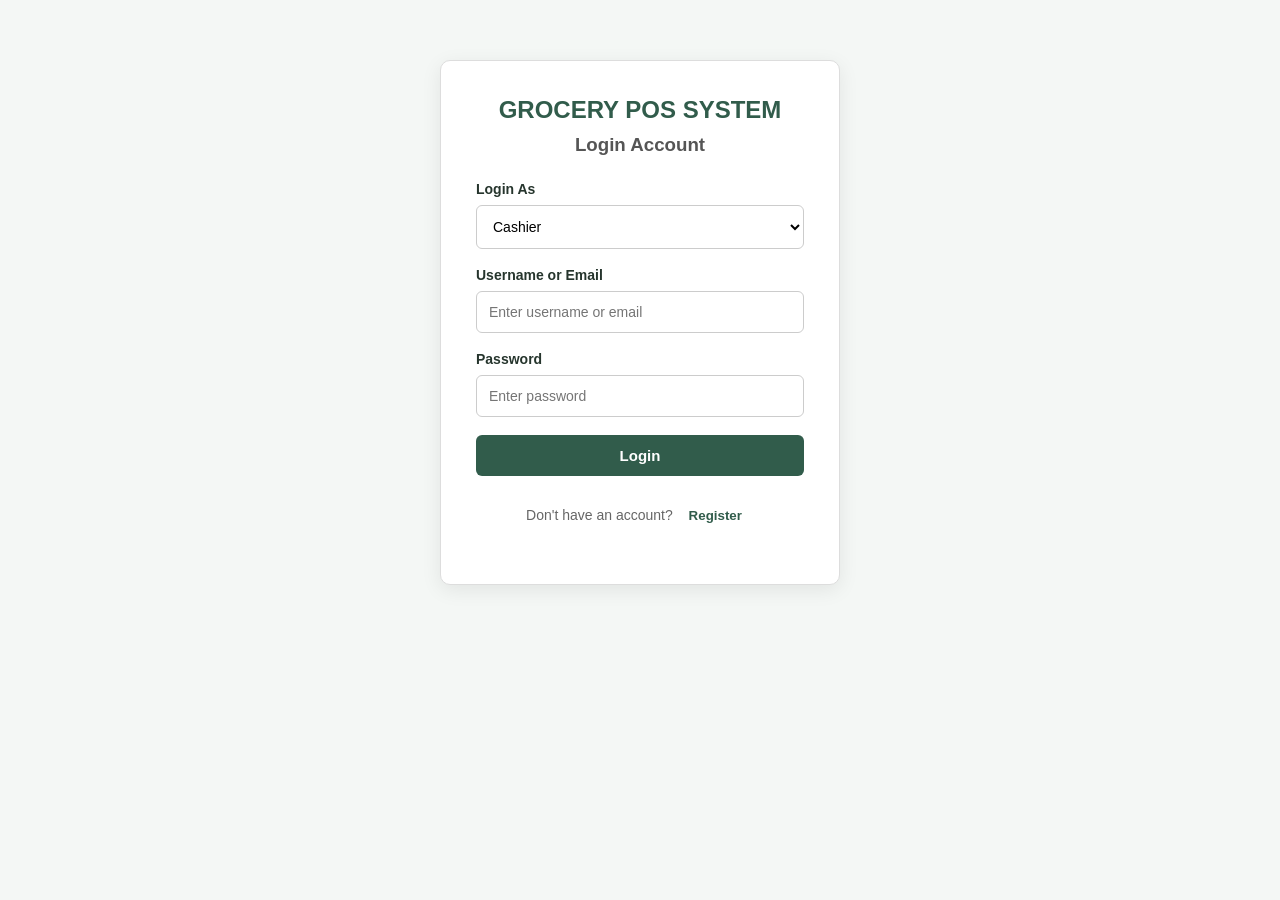
<file: POS/GroceryPOS/admin.html>
<!DOCTYPE html>
<html lang="en">
<head>
<meta charset="UTF-8">
<meta name="viewport" content="width=device-width, initial-scale=1.0">
<title>KLYQ - Admin Dashboard</title>

<style>
* {
    box-sizing: border-box;
    font-family: Arial, sans-serif;
}

body {
    margin: 0;
    background: #f4f7f5;
    color: #26352d;
}

.hidden {
    display: none !important;
}

/* HEADER */
header {
    position: fixed;
    top: 0;
    left: 240px;
    width: calc(100% - 240px);
    height: 85px;
    background: white;
    padding: 15px 30px;
    display: flex;
    justify-content: space-between;
    align-items: center;
    box-shadow: 0 2px 10px rgba(0,0,0,0.04);
    z-index: 10;
}

header h2 {
    margin: 0;
    color: #174d36;
    font-size: 21px;
}

.logout-btn {
    background: #b83d3d;
    color: white;
    padding: 12px 20px;
    border: none;
    border-radius: 7px;
    cursor: pointer;
}

.logout-btn:hover {
    background: #962e2e;
}

/* SIDEBAR */
aside {
    position: fixed;
    top: 0;
    left: 0;
    width: 240px;
    height: 100vh;
    background: #174d36;
    padding: 25px 18px;
    display: flex;
    flex-direction: column;
    overflow-y: auto;
}

.brand {
    text-align: center;
    padding-bottom: 30px;
    border-bottom: 1px solid #47715b;
}

.brand h2 {
    color: white;
    font-size: 21px;
    margin: 0 0 5px;
}

.brand p {
    color: #c5dfce;
    font-size: 12px;
    margin: 0;
}

aside nav {
    margin-top: 25px;
    display: flex;
    flex-direction: column;
    gap: 10px;
}

.nav-btn {
    width: 100%;
    padding: 14px;
    border: none;
    border-radius: 8px;
    background: transparent;
    color: #e4f0e8;
    text-align: left;
    font-size: 14px;
    cursor: pointer;
}

.nav-btn:hover,
.nav-btn.active {
    background: #2c7650;
    color: white;
}

/* MAIN CONTENT */
.container {
    margin-left: 240px;
    min-height: 100vh;
}

main {
    padding: 115px 30px 30px;
    min-width: 0;
    overflow-x: auto;
}

section > h2 {
    color: #174d36;
    margin: 0 0 25px;
    font-size: 24px;
}

/* DASHBOARD CARDS */
.cards {
    display: grid;
    grid-template-columns: repeat(4, minmax(0, 1fr));
    gap: 20px;
}

.card {
    background: white;
    padding: 25px;
    margin-bottom: 20px;
    border: 1px solid #e7eee9;
    border-radius: 12px;
    box-shadow: 0 3px 12px rgba(0,0,0,0.04);
}

.cards .card h3 {
    color: #75847a;
    font-size: 14px;
    margin: 0 0 15px;
}

.cards .card h2 {
    color: #174d36;
    font-size: 27px;
    margin: 0;
}

/* FORMS */
input,
select {
    display: block;
    width: 100%;
    padding: 12px;
    margin: 8px 0 18px;
    border: 1px solid #d5ded8;
    border-radius: 7px;
    background: white;
    color: #26352d;
    font-size: 14px;
    outline: none;
}

input:focus,
select:focus {
    border-color: #2c7650;
    box-shadow: 0 0 0 2px rgba(44,118,80,0.1);
}

label {
    display: block;
    font-size: 14px;
    font-weight: bold;
    margin-top: 10px;
}

/* BUTTONS */
button {
    cursor: pointer;
}

.action {
    padding: 12px 18px;
    background: #174d36;
    color: white;
    border: none;
    border-radius: 7px;
    font-size: 14px;
}

.action:hover {
    background: #286b49;
}

.delete-btn {
    padding: 8px 13px;
    border: none;
    border-radius: 6px;
    background: #b83d3d;
    color: white;
}

.delete-btn:hover {
    background: #962e2e;
}

/* TABLE */
.table-container {
    width: 100%;
    overflow-x: auto;
    background: white;
    border-radius: 10px;
}

table {
    width: 100%;
    border-collapse: collapse;
    background: white;
    margin-top: 15px;
}

th,
td {
    padding: 14px;
    text-align: left;
    border-bottom: 1px solid #e7eee9;
    font-size: 14px;
}

th {
    background: #e9f3ec;
    color: #174d36;
}

td {
    color: #46564c;
}

tbody tr:hover {
    background: #f7faf8;
}

/* EMPTY STATE */
.empty-state {
    background: #f4f8f5;
    padding: 30px;
    margin-top: 15px;
    text-align: center;
    border-radius: 10px;
    color: #75847a;
}

/* RESPONSIVE */
@media (max-width: 1050px) {
    .cards {
        grid-template-columns: repeat(2, minmax(0, 1fr));
    }
}

@media (max-width: 650px) {
    header {
        position: relative;
        left: 0;
        width: 100%;
        height: auto;
        min-height: 75px;
        padding: 15px;
    }

    header h2 {
        font-size: 17px;
    }

    aside {
        position: relative;
        width: 100%;
        height: auto;
        padding: 18px;
    }

    aside nav {
        flex-direction: row;
        flex-wrap: wrap;
        margin-top: 18px;
    }

    .nav-btn {
        flex: 1 1 120px;
        text-align: center;
    }

    .container {
        margin-left: 0;
    }

    main {
        padding: 25px 18px;
    }

    .cards {
        grid-template-columns: 1fr;
    }

    table {
        min-width: 550px;
    }
}
</style>
</head>

<body>

<!-- ADMIN LOGIN CHECK -->
<script>
const currentUser = JSON.parse(localStorage.getItem("currentUser"));

if (!currentUser || currentUser.role !== "Admin") {
    alert("Admin access only!");
    window.location.href = "login.html";
}
</script>

<!-- SIDEBAR -->
<aside>

    <div class="brand">
        <h2>KLYQ</h2>
        <p>Management System</p>
    </div>

    <nav>
        <button class="nav-btn active" onclick="showPage('dashboard', this)">Dashboard</button>
        <button class="nav-btn" onclick="showPage('products', this)">Products</button>
        <button class="nav-btn" onclick="showPage('inventory', this)">Inventory</button>
        <button class="nav-btn" onclick="showPage('transactions', this)">Transactions</button>
        <button class="nav-btn" onclick="showPage('reports', this)">Reports</button>
        <button class="nav-btn" onclick="showPage('users', this)">User Management</button>
    </nav>

</aside>

<!-- HEADER -->
<header>
    <h2>KLYQ ADMIN DASHBOARD</h2>
    <button class="logout-btn" onclick="logout()">Logout</button>
</header>

<div class="container">
<main>

<!-- DASHBOARD -->
<section id="dashboard">

    <h2>Dashboard Overview</h2>

    <div class="cards">

        <div class="card">
            <h3>Total Products</h3>
            <h2 id="totalProducts">0</h2>
        </div>

        <div class="card">
            <h3>Total Sales</h3>
            <h2 id="totalSales">₱0.00</h2>
        </div>

        <div class="card">
            <h3>Transactions</h3>
            <h2 id="totalTransactions">0</h2>
        </div>

        <div class="card">
            <h3>Registered Users</h3>
            <h2 id="totalUsers">0</h2>
        </div>

    </div>

    <div class="card">
        <h3>Welcome, Admin!</h3>
        <p>
            Manage your grocery store products, inventory,
            transactions, reports, and registered users here.
        </p>
    </div>

</section>

<!-- PRODUCTS -->
<section id="products" class="hidden">

    <h2>Product Management</h2>

    <div class="card">

        <h3>Add New Product</h3>

        <form id="productForm">

            <label>Product Name</label>
            <input type="text" id="productName"
                placeholder="Enter product name" required>

            <label>Product Price (₱)</label>
            <input type="number" id="productPrice"
                placeholder="Enter price" min="0.01"
                step="0.01" required>

            <label>Product Stock</label>
            <input type="number" id="productStock"
                placeholder="Enter stock quantity"
                min="0" step="1" required>

            <button class="action" type="submit">
                Add Product
            </button>

        </form>

    </div>

    <div class="card">

        <h3>Product List</h3>

        <div class="table-container">
            <table>
                <thead>
                    <tr>
                        <th>Product</th>
                        <th>Price</th>
                        <th>Stock</th>
                        <th>Action</th>
                    </tr>
                </thead>

                <tbody id="productList"></tbody>
            </table>
        </div>

    </div>

</section>

<!-- INVENTORY -->
<section id="inventory" class="hidden">

    <h2>Inventory Management</h2>

    <div class="card">

        <h3>Available Inventory</h3>

        <div class="table-container">
            <table>
                <thead>
                    <tr>
                        <th>Product</th>
                        <th>Price</th>
                        <th>Available Stock</th>
                        <th>Status</th>
                    </tr>
                </thead>

                <tbody id="inventoryList"></tbody>
            </table>
        </div>

    </div>

</section>

<!-- TRANSACTIONS -->
<section id="transactions" class="hidden">

    <h2>Transaction History</h2>

    <div class="card">

        <h3>All Cashier Sales Transactions</h3>

        <div class="table-container">
            <table>
                <thead>
                    <tr>
                        <th>Transaction ID</th>
                        <th>Cashier</th>
                        <th>Date</th>
                        <th>Total Amount</th>
                    </tr>
                </thead>

                <tbody id="transactionList"></tbody>
            </table>
        </div>

    </div>

</section>

<!-- REPORTS -->
<section id="reports" class="hidden">

    <h2>Sales Reports</h2>

    <div class="cards">

        <div class="card">
            <h3>Total Revenue</h3>
            <h2 id="reportRevenue">₱0.00</h2>
        </div>

        <div class="card">
            <h3>Number of Sales</h3>
            <h2 id="reportCount">0</h2>
        </div>

    </div>

</section>

<!-- USER MANAGEMENT -->
<section id="users" class="hidden">

    <h2>User Management</h2>

    <div class="card">

        <h3>Registered Users</h3>

        <div class="table-container">
            <table>
                <thead>
                    <tr>
                        <th>Full Name</th>
                        <th>Username</th>
                        <th>Email</th>
                        <th>Role</th>
                    </tr>
                </thead>

                <tbody id="userList"></tbody>
            </table>
        </div>

    </div>

</section>

</main>
</div>

<script>

/* ==============================
   DATABASE
============================== */

let products = [];
let transactions = [];
let users = [];

/* ==============================
   HELPER FUNCTIONS
============================== */

function escapeHTML(value) {
    return String(value ?? "").replace(/[&<>"']/g, character => ({
        "&": "&amp;",
        "<": "&lt;",
        ">": "&gt;",
        '"': "&quot;",
        "'": "&#039;"
    })[character]);
}

function money(value) {
    return Number(value || 0).toFixed(2);
}

function loadData() {
    products = JSON.parse(localStorage.getItem("gps_products")) || [];
    transactions = JSON.parse(localStorage.getItem("gps_tx")) || [];
    users = JSON.parse(localStorage.getItem("gps_users")) || [];
}

function saveProducts() {
    localStorage.setItem("gps_products", JSON.stringify(products));
}

/* ==============================
   NAVIGATION
============================== */

function showPage(page, button = null) {

    document.querySelectorAll("main section").forEach(section => {
        section.classList.add("hidden");
    });

    const selectedPage = document.getElementById(page);

    if (!selectedPage) return;

    selectedPage.classList.remove("hidden");

    document.querySelectorAll(".nav-btn").forEach(btn => {
        btn.classList.remove("active");
    });

    if (button) {
        button.classList.add("active");
    } else {
        const navButton = [...document.querySelectorAll(".nav-btn")]
            .find(btn => btn.getAttribute("onclick").includes("'" + page + "'"));

        if (navButton) navButton.classList.add("active");
    }

    // Refresh shared data whenever a page is opened
    loadData();

    updateDashboard();
    renderProducts();
    renderInventory();
    renderTransactions();
    renderUsers();
}

/* ==============================
   DASHBOARD
============================== */

function updateDashboard() {

    document.getElementById("totalProducts").textContent =
        products.length;

    const total = transactions.reduce((sum, tx) => {
        return sum + Number(tx.total || 0);
    }, 0);

    document.getElementById("totalSales").textContent =
        "₱" + money(total);

    document.getElementById("totalTransactions").textContent =
        transactions.length;

    document.getElementById("totalUsers").textContent =
        users.length;

    document.getElementById("reportRevenue").textContent =
        "₱" + money(total);

    document.getElementById("reportCount").textContent =
        transactions.length;
}

/* ==============================
   ADD PRODUCT
============================== */

document.getElementById("productForm").addEventListener("submit", function(e) {

    e.preventDefault();

    loadData();

    const name = document.getElementById("productName").value.trim();
    const price = Number(document.getElementById("productPrice").value);
    const stock = Number(document.getElementById("productStock").value);

    if (!name || !Number.isFinite(price) || price <= 0 ||
        !Number.isInteger(stock) || stock < 0) {

        alert("Please enter valid product information.");
        return;
    }

    products.push({
        id: Date.now(),
        name: name,
        price: price,
        stock: stock
    });

    saveProducts();

    this.reset();

    loadData();
    renderProducts();
    renderInventory();
    updateDashboard();

    alert("Product added successfully!");
});

/* ==============================
   DISPLAY PRODUCTS
============================== */

function renderProducts() {

    const list = document.getElementById("productList");

    if (products.length === 0) {

        list.innerHTML = `
            <tr>
                <td colspan="4" style="text-align:center;">
                    No products available.
                </td>
            </tr>
        `;

        return;
    }

    list.innerHTML = products.map(p => `
        <tr>
            <td>${escapeHTML(p.name)}</td>
            <td>₱${money(p.price)}</td>
            <td>${Number(p.stock)}</td>
            <td>
                <button class="delete-btn"
                    onclick="deleteProduct(${Number(p.id)})">
                    Delete
                </button>
            </td>
        </tr>
    `).join("");
}

/* ==============================
   DELETE PRODUCT
============================== */

function deleteProduct(id) {

    if (!confirm("Are you sure you want to delete this product?")) {
        return;
    }

    loadData();

    products = products.filter(p => Number(p.id) !== Number(id));

    saveProducts();

    loadData();
    renderProducts();
    renderInventory();
    updateDashboard();

    alert("Product deleted successfully!");
}

/* ==============================
   INVENTORY
============================== */

function renderInventory() {

    const list = document.getElementById("inventoryList");

    if (products.length === 0) {

        list.innerHTML = `
            <tr>
                <td colspan="4" style="text-align:center;">
                    No inventory available.
                </td>
            </tr>
        `;

        return;
    }

    list.innerHTML = products.map(p => {

        const stock = Number(p.stock);

        const status = stock <= 0
            ? "Out of Stock"
            : stock <= 5
                ? "Low Stock"
                : "Available";

        return `
            <tr>
                <td>${escapeHTML(p.name)}</td>
                <td>₱${money(p.price)}</td>
                <td>${stock}</td>
                <td>${status}</td>
            </tr>
        `;

    }).join("");
}

/* ==============================
   TRANSACTIONS
============================== */

function renderTransactions() {

    const list = document.getElementById("transactionList");

    if (transactions.length === 0) {

        list.innerHTML = `
            <tr>
                <td colspan="4" style="text-align:center;">
                    No transactions yet.
                </td>
            </tr>
        `;

        return;
    }

    list.innerHTML = transactions.slice().reverse().map(tx => `
        <tr>
            <td>${escapeHTML(tx.id)}</td>
            <td>${escapeHTML(tx.cashier || "Unknown")}</td>
            <td>${escapeHTML(tx.date || "")}</td>
            <td>₱${money(tx.total)}</td>
        </tr>
    `).join("");
}

/* ==============================
   USER MANAGEMENT
============================== */

function renderUsers() {

    const list = document.getElementById("userList");

    if (users.length === 0) {

        list.innerHTML = `
            <tr>
                <td colspan="4" style="text-align:center;">
                    No registered users.
                </td>
            </tr>
        `;

        return;
    }

    list.innerHTML = users.map(user => `
        <tr>
            <td>${escapeHTML(user.name || user.fullName || "")}</td>
            <td>${escapeHTML(user.username || "")}</td>
            <td>${escapeHTML(user.email || "")}</td>
            <td>${escapeHTML(user.role || "")}</td>
        </tr>
    `).join("");
}

/* ==============================
   LOGOUT
============================== */

function logout() {

    if (!confirm("Are you sure you want to logout?")) {
        return;
    }

    localStorage.removeItem("currentUser");

    window.location.href = "login.html";
}

/* ==============================
   INITIALIZE ADMIN DASHBOARD
============================== */

loadData();
showPage("dashboard");

</script>

</body>
</html>
</file>
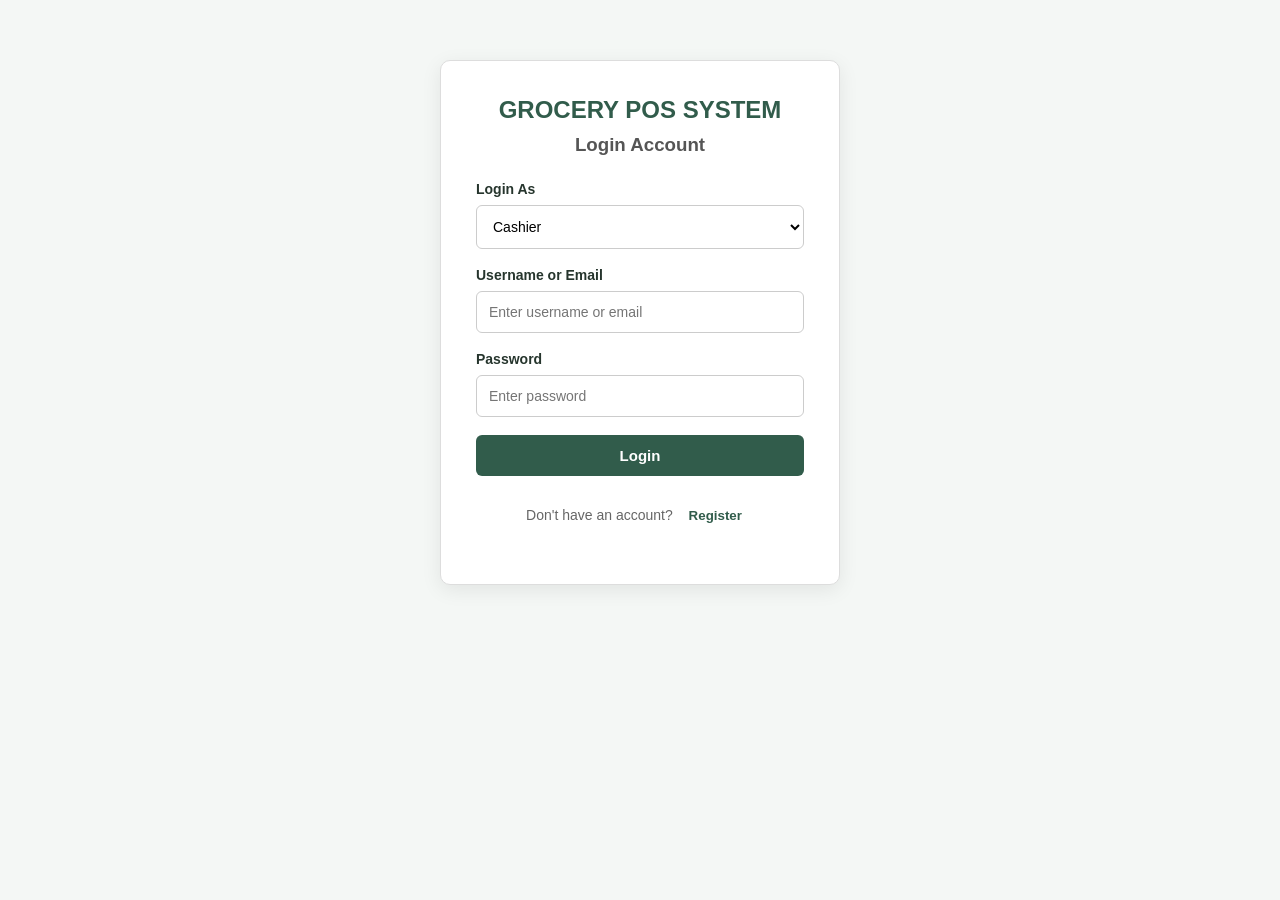
<file: POS/GroceryPOS/login.html>
<!DOCTYPE html>
<html>
<head>
    <title>KLYQ - Login</title>
    <link rel="stylesheet" href="style.css">
</head>
<body>

<div class="auth">
    <h2>GROCERY POS SYSTEM</h2>
    <h3>Login Account</h3>

    <form id="login">

        <label>Login As</label>
        <select id="loginRole" required>
            <option value="Cashier">Cashier</option>
            <option value="Admin">Admin</option>
        </select>

        <label>Username or Email</label>
        <input type="text" id="loginIdentity"
               placeholder="Enter username or email" required>

        <label>Password</label>
        <input type="password" id="loginPassword"
               placeholder="Enter password" required>

        <button type="submit">Login</button>
    </form>

    <p>Don't have an account?
        <button type="button" onclick="showRegister()">Register</button>
    </p>
</div>

<script>
function showRegister() {
    window.location.href = "register.html";
}

document.getElementById("login").addEventListener("submit", function(e) {
    e.preventDefault();

    let users = JSON.parse(localStorage.getItem("gps_users")) || [];

    let identity = document.getElementById("loginIdentity").value.trim().toLowerCase();
    let password = document.getElementById("loginPassword").value;
    let role = document.getElementById("loginRole").value;

    let user = users.find(u =>
        (u.username.toLowerCase() === identity ||
         u.email.toLowerCase() === identity) &&
        u.password === password &&
        u.role === role
    );

    if (!user) {
        alert("Invalid account, password, or selected role!");
        return;
    }

    localStorage.setItem("currentUser", JSON.stringify(user));

    alert("Welcome, " + user.name + "!");

    if (user.role === "Admin") {
        window.location.href = "admin.html";
    } else {
        window.location.href = "user.html";
    }
});
</script>

</body>
</html>
</file>
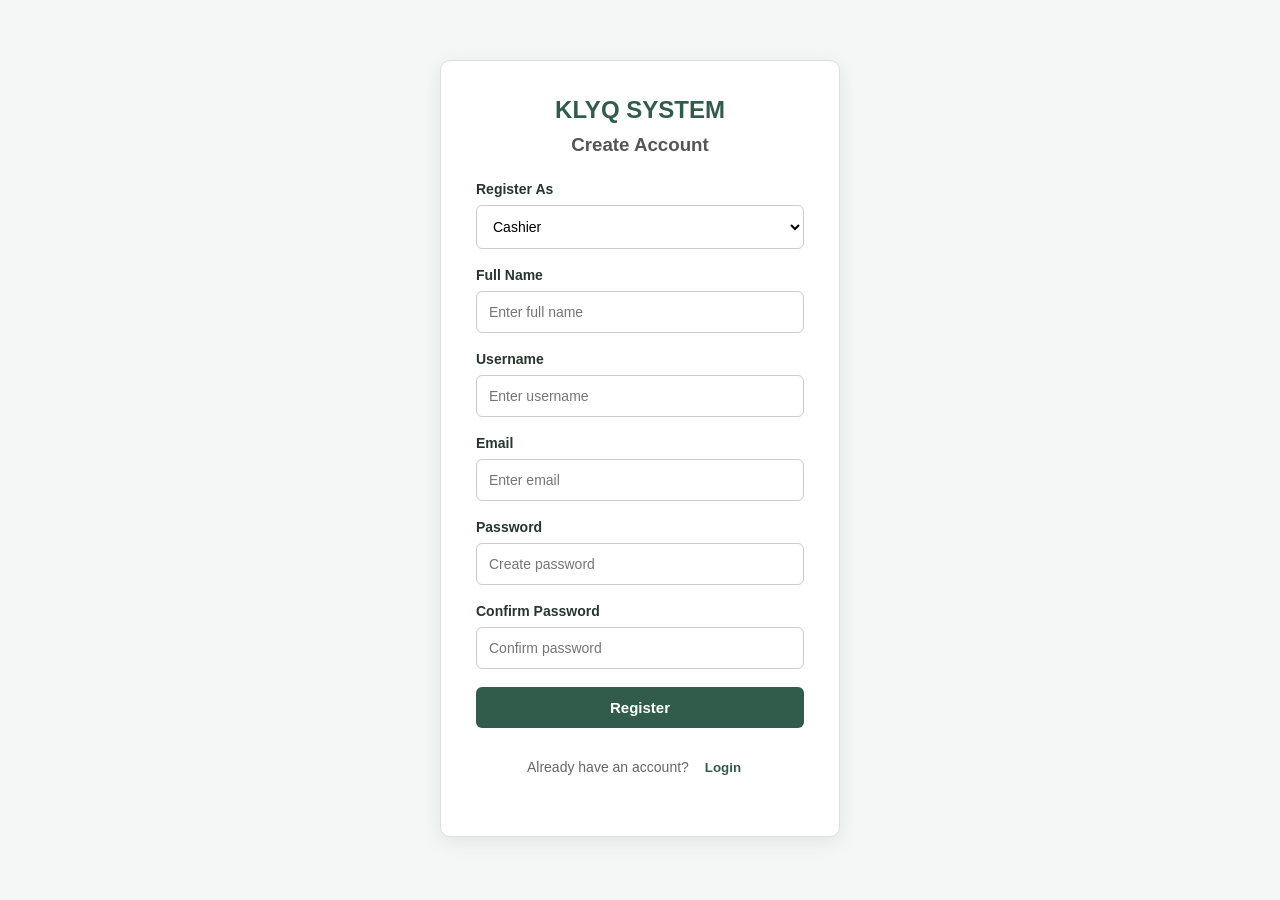
<file: POS/GroceryPOS/register.html>
<!DOCTYPE html>
<html>
<head>
    <title>Grocery POS - Register</title>
    <link rel="stylesheet" href="style.css">
</head>
<body>

<div class="auth">
    <h2>KLYQ SYSTEM</h2>
    <h3>Create Account</h3>

    <form id="register">

        <label>Register As</label>
        <select id="regRole" required>
            <option value="Cashier">Cashier</option>
            <option value="Admin">Admin</option>
        </select>

        <label>Full Name</label>
        <input type="text" id="regName" placeholder="Enter full name" required>

        <label>Username</label>
        <input type="text" id="regUsername" placeholder="Enter username" required>

        <label>Email</label>
        <input type="email" id="regEmail" placeholder="Enter email" required>

        <label>Password</label>
        <input type="password" id="regPassword" minlength="6" placeholder="Create password" required>

        <label>Confirm Password</label>
        <input type="password" id="regConfirmPassword" placeholder="Confirm password" required>

        <div id="adminCodeSection" style="display:none;">
            <label>Admin Access Code</label>
            <input type="password" id="adminCode" placeholder="Enter admin access code">
        </div>

        <button type="submit">Register</button>

    </form>

    <p>Already have an account?
        <button type="button" onclick="showLogin()">Login</button>
    </p>
</div>

<script>

// DEMO ACCESS CODE ONLY
// In a real system, validate this securely on the server.
const ADMIN_CODE = "GROCERY2026";

function showLogin() {
    window.location.href = "login.html";
}

// SHOW ADMIN CODE FIELD
document.getElementById("regRole").addEventListener("change", function() {
    let section = document.getElementById("adminCodeSection");
    let code = document.getElementById("adminCode");

    if (this.value === "Admin") {
        section.style.display = "block";
        code.required = true;
    } else {
        section.style.display = "none";
        code.required = false;
        code.value = "";
    }
});

// REGISTER
document.getElementById("register").addEventListener("submit", function(e) {
    e.preventDefault();

    let users = JSON.parse(localStorage.getItem("gps_users")) || [];

    let name = document.getElementById("regName").value.trim();
    let username = document.getElementById("regUsername").value.trim();
    let email = document.getElementById("regEmail").value.trim();
    let password = document.getElementById("regPassword").value;
    let confirmPassword = document.getElementById("regConfirmPassword").value;
    let role = document.getElementById("regRole").value;
    let adminCode = document.getElementById("adminCode").value;

    if (password !== confirmPassword) {
        alert("Passwords do not match!");
        return;
    }

    if (role === "Admin" && adminCode !== ADMIN_CODE) {
        alert("Invalid Admin Access Code!");
        return;
    }

    let existingUser = users.find(user =>
        user.username.toLowerCase() === username.toLowerCase() ||
        user.email.toLowerCase() === email.toLowerCase()
    );

    if (existingUser) {
        alert("Username or email already exists!");
        return;
    }

    let newUser = {
        name: name,
        username: username,
        email: email,
        password: password,
        role: role
    };

    users.push(newUser);

    localStorage.setItem("gps_users", JSON.stringify(users));

    alert(role + " account successfully registered!");

    window.location.href = "login.html";
});
</script>

</body>
</html>
</file>
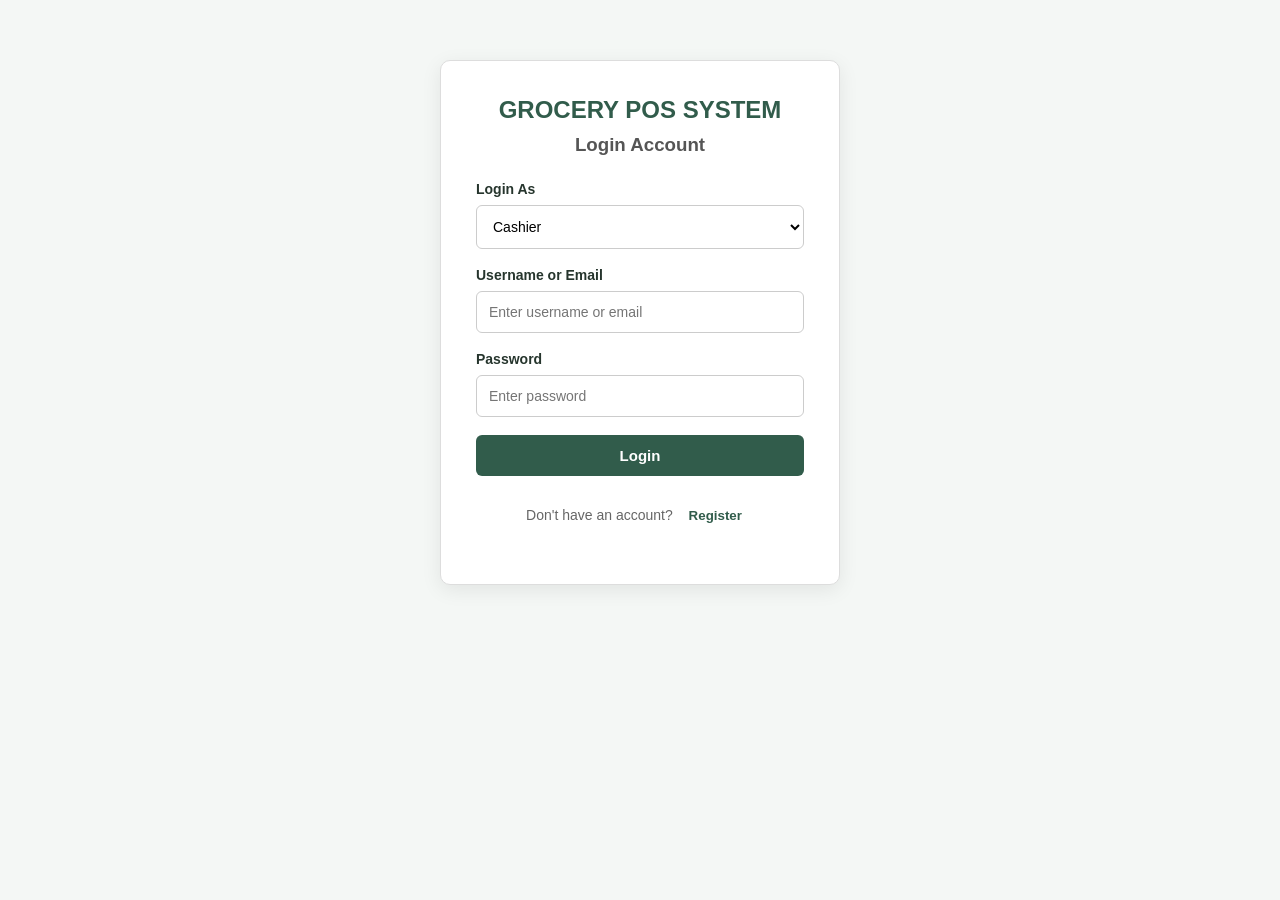
<file: POS/GroceryPOS/user.html>
<!DOCTYPE html>
<html lang="en">
<head>
    <meta charset="UTF-8">
    <meta name="viewport" content="width=device-width, initial-scale=1.0">
    <title>KLYQ | Cashier Dashboard</title>
    <link rel="stylesheet" href="style.css">
</head>
<body>

<script>
const currentUser = JSON.parse(localStorage.getItem("currentUser"));

if (!currentUser || currentUser.role !== "Cashier") {
    alert("Please login using a cashier account.");
    window.location.href = "login.html";
}
</script>

<div class="pos-dashboard">

    <!-- SIDEBAR -->
    <aside class="sidebar">

        <div class="brand">
            <h2>KLYQ</h2>
            <p>Grocery Management System</p>
        </div>

        <nav>
            <button class="nav-btn active" onclick="showHome(this)">Dashboard</button>
            <button class="nav-btn" onclick="openPOS(this)">Point of Sale</button>
            <button class="nav-btn" onclick="viewProducts(this)">Products</button>
            <button class="nav-btn" onclick="viewSales(this)">My Sales</button>
        </nav>

        <div class="sidebar-bottom">
            <button class="logout-btn" onclick="logout()">Logout</button>
        </div>

    </aside>

    <!-- MAIN CONTENT -->
    <main class="main-content">

        <!-- HEADER -->
        <header class="topbar">

            <div>
                <h2>Cashier Dashboard</h2>
                <p>Welcome to your workspace.</p>
            </div>

            <div class="profile">
                <div class="profile-icon" id="profileIcon">C</div>
                <div>
                    <strong id="userName">Cashier</strong>
                    <small>Cashier Account</small>
                </div>
            </div>

        </header>

        <!-- WELCOME -->
        <section class="welcome-banner">
            <div>
                <h2>Hello, <span id="welcomeName">Cashier</span>!</h2>
                <p>Ready to serve customers today?</p>
            </div>
            <div class="welcome-icon">🛒</div>
        </section>

        <!-- DASHBOARD CARDS -->
        <section class="dashboard-cards">

            <div class="card">
                <div class="card-icon">🛒</div>
                <h3>Point of Sale</h3>
                <p>Process customer purchases.</p>
                <button onclick="openPOS()">Open POS →</button>
            </div>

            <div class="card">
                <div class="card-icon">📦</div>
                <h3>Products</h3>
                <p>Check available grocery items.</p>
                <button onclick="viewProducts()">View Products →</button>
            </div>

            <div class="card">
                <div class="card-icon">💰</div>
                <h3>My Sales</h3>
                <p>Review your transactions.</p>
                <button onclick="viewSales()">View Sales →</button>
            </div>

        </section>

        <!-- DYNAMIC CONTENT -->
        <section class="content-panel" id="content">
            <h3>Quick Overview</h3>
            <p>Select a feature from the sidebar to get started.</p>
        </section>

        <!-- FOOTER -->
        <footer class="dashboard-footer">
            KLYQ Grocery Management System © 2026 | Cashier Panel
        </footer>

    </main>
</div>

<script>

/* ==========================
   DATABASE
========================== */

let products = JSON.parse(localStorage.getItem("gps_products")) || [];
let transactions = JSON.parse(localStorage.getItem("gps_tx")) || [];
let cart = [];

/* ==========================
   HELPER FUNCTIONS
========================== */

function escapeHTML(value) {
    return String(value ?? "").replace(/[&<>"']/g, character => ({
        "&": "&amp;",
        "<": "&lt;",
        ">": "&gt;",
        '"': "&quot;",
        "'": "&#039;"
    })[character]);
}

function money(value) {
    return Number(value || 0).toFixed(2);
}

function saveData() {
    localStorage.setItem("gps_products", JSON.stringify(products));
    localStorage.setItem("gps_tx", JSON.stringify(transactions));
}

function getTotal() {
    return cart.reduce((sum, item) => {
        return sum + item.price * item.quantity;
    }, 0);
}

/* ==========================
   CASHIER PROFILE
========================== */

document.getElementById("userName").textContent =
    currentUser.name || currentUser.username;

document.getElementById("welcomeName").textContent =
    currentUser.name || currentUser.username;

document.getElementById("profileIcon").textContent =
    (currentUser.name || currentUser.username || "C").charAt(0).toUpperCase();

/* ==========================
   NAVIGATION
========================== */

function setActive(button) {
    document.querySelectorAll(".nav-btn").forEach(btn => {
        btn.classList.remove("active");
    });

    if (button) {
        button.classList.add("active");
    }
}

function showHome(button) {

    setActive(button);

    products = JSON.parse(localStorage.getItem("gps_products")) || [];
    transactions = JSON.parse(localStorage.getItem("gps_tx")) || [];

    const mySales = transactions.filter(sale =>
        sale.cashier === currentUser.username
    );

    const totalSales = mySales.reduce((sum, sale) =>
        sum + Number(sale.total || 0), 0
    );

    document.getElementById("content").innerHTML = `
        <h3>Quick Overview</h3>
        <p>Welcome back, ${escapeHTML(currentUser.name || currentUser.username)}!</p>

        <div class="dashboard-cards">

            <div class="card">
                <div class="card-icon">📦</div>
                <h3>Available Products</h3>
                <h2>${products.length}</h2>
            </div>

            <div class="card">
                <div class="card-icon">💰</div>
                <h3>My Transactions</h3>
                <h2>${mySales.length}</h2>
            </div>

            <div class="card">
                <div class="card-icon">💵</div>
                <h3>My Total Sales</h3>
                <h2>₱${money(totalSales)}</h2>
            </div>

        </div>

        <p>Select Point of Sale to start a customer transaction.</p>
    `;
}

/* ==========================
   LOGOUT
========================== */

function logout() {

    if (!confirm("Are you sure you want to logout?")) {
        return;
    }

    localStorage.removeItem("currentUser");
    window.location.href = "login.html";
}

/* ==========================
   PRODUCTS
========================== */

function viewProducts(button) {

    if (button) setActive(button);

    products = JSON.parse(localStorage.getItem("gps_products")) || [];

    let html = `
        <h3>Available Products</h3>
        <p>List of grocery products and available stocks.</p>

        <div class="table-container">
        <table>
            <thead>
                <tr>
                    <th>Product Name</th>
                    <th>Price</th>
                    <th>Stock</th>
                    <th>Status</th>
                </tr>
            </thead>
            <tbody>
    `;

    if (products.length === 0) {
        html += `<tr><td colspan="4">No products available.</td></tr>`;
    } else {
        products.forEach(product => {

            let status = product.stock <= 0
                ? "Out of Stock"
                : product.stock <= 5
                    ? "Low Stock"
                    : "Available";

            html += `
                <tr>
                    <td>${escapeHTML(product.name)}</td>
                    <td>₱${money(product.price)}</td>
                    <td>${Number(product.stock)}</td>
                    <td>${status}</td>
                </tr>
            `;
        });
    }

    html += `</tbody></table></div>`;

    document.getElementById("content").innerHTML = html;
}

/* ==========================
   POINT OF SALE
========================== */

function openPOS(button) {

    if (button) setActive(button);

    products = JSON.parse(localStorage.getItem("gps_products")) || [];

    document.getElementById("content").innerHTML = `

        <h3>Point of Sale</h3>
        <p>Process customer purchases and payments.</p>

        <div class="card">

            <h3>Select Product</h3>

            <label>Product</label>

            <select id="saleProduct">
                <option value="">Select a product</option>
                ${products.filter(p => Number(p.stock) > 0).map(p => `
                    <option value="${Number(p.id)}">
                        ${escapeHTML(p.name)} - ₱${money(p.price)}
                        (${Number(p.stock)} available)
                    </option>
                `).join("")}
            </select>

            <label>Quantity</label>

            <input type="number" id="saleQuantity"
                min="1" step="1" value="1">

            <button class="action" onclick="addToCart()">
                Add to Cart
            </button>

        </div>

        <div class="card">

            <h3>Shopping Cart</h3>

            <div class="table-container">
                <table>
                    <thead>
                        <tr>
                            <th>Product</th>
                            <th>Price</th>
                            <th>Quantity</th>
                            <th>Subtotal</th>
                            <th>Action</th>
                        </tr>
                    </thead>

                    <tbody id="cartList">
                        <tr>
                            <td colspan="5">Your cart is empty.</td>
                        </tr>
                    </tbody>

                </table>
            </div>

            <h3>Total: ₱<span id="cartTotal">0.00</span></h3>

        </div>

        <div class="card">

            <h3>Payment</h3>

            <label>Cash Received (₱)</label>

            <input type="number" id="cashReceived"
                min="0" step="0.01"
                placeholder="Enter cash amount">

            <button class="action" onclick="checkout()">
                Checkout
            </button>

            <h3>Change: ₱<span id="changeAmount">0.00</span></h3>

        </div>

    `;

    cart = [];
    renderCart();
}

/* ==========================
   ADD TO CART
========================== */

function addToCart() {

    products = JSON.parse(localStorage.getItem("gps_products")) || [];

    const id = Number(document.getElementById("saleProduct").value);
    const quantity = Number(document.getElementById("saleQuantity").value);

    const product = products.find(p => Number(p.id) === id);

    if (!product) {
        alert("Please select a product.");
        return;
    }

    if (!Number.isInteger(quantity) || quantity < 1) {
        alert("Please enter a valid quantity.");
        return;
    }

    const existing = cart.find(item => item.id === id);
    const currentQuantity = existing ? existing.quantity : 0;

    if (currentQuantity + quantity > Number(product.stock)) {
        alert("Not enough stock available!");
        return;
    }

    if (existing) {
        existing.quantity += quantity;
    } else {
        cart.push({
            id: Number(product.id),
            name: product.name,
            price: Number(product.price),
            quantity: quantity
        });
    }

    renderCart();

    document.getElementById("saleQuantity").value = 1;
}

/* ==========================
   DISPLAY CART
========================== */

function renderCart() {

    const list = document.getElementById("cartList");

    if (!list) return;

    if (cart.length === 0) {

        list.innerHTML = `
            <tr>
                <td colspan="5">Your cart is empty.</td>
            </tr>
        `;

    } else {

        list.innerHTML = cart.map(item => `
            <tr>
                <td>${escapeHTML(item.name)}</td>
                <td>₱${money(item.price)}</td>
                <td>${item.quantity}</td>
                <td>₱${money(item.price * item.quantity)}</td>
                <td>
                    <button class="delete-btn"
                        onclick="removeFromCart(${Number(item.id)})">
                        Remove
                    </button>
                </td>
            </tr>
        `).join("");
    }

    document.getElementById("cartTotal").textContent = money(getTotal());

    calculateChange();
}

/* ==========================
   REMOVE FROM CART
========================== */

function removeFromCart(id) {

    cart = cart.filter(item => item.id !== id);

    renderCart();
}

/* ==========================
   CHANGE CALCULATION
========================== */

function calculateChange() {

    const cashInput = document.getElementById("cashReceived");

    if (!cashInput) return;

    const cash = Number(cashInput.value);
    const total = getTotal();

    const change = cash >= total && cashInput.value.trim() !== ""
        ? cash - total
        : 0;

    document.getElementById("changeAmount").textContent = money(change);
}

document.addEventListener("input", function(e) {
    if (e.target.id === "cashReceived") {
        calculateChange();
    }
});

/* ==========================
   CHECKOUT
========================== */

function checkout() {

    if (cart.length === 0) {
        alert("Your cart is empty!");
        return;
    }

    products = JSON.parse(localStorage.getItem("gps_products")) || [];

    const total = getTotal();

    const cashInput = document.getElementById("cashReceived").value;
    const cash = Number(cashInput);

    if (cashInput.trim() === "" || !Number.isFinite(cash) || cash < total) {
        alert("Insufficient cash! Please enter the correct amount.");
        return;
    }

    // Validate stock again
    for (const item of cart) {

        const product = products.find(p => Number(p.id) === item.id);

        if (!product || Number(product.stock) < item.quantity) {
            alert("Insufficient stock for " + item.name);
            return;
        }
    }

    // Deduct stock
    products.forEach(product => {

        const item = cart.find(c => c.id === Number(product.id));

        if (item) {
            product.stock = Number(product.stock) - item.quantity;
        }
    });

    const transaction = {
        id: Date.now(),
        cashier: currentUser.username,
        date: new Date().toLocaleString(),
        total: total,
        cash: cash,
        change: cash - total,
        items: cart.map(item => ({...item}))
    };

    transactions = JSON.parse(localStorage.getItem("gps_tx")) || [];

    transactions.push(transaction);

    saveData();

    generateReceipt(transaction);

    cart = [];

    alert("Sale completed successfully!");

    showReceipt();
}

/* ==========================
   RECEIPT
========================== */

function generateReceipt(transaction) {

    document.getElementById("content").innerHTML = `

        <div id="receiptSection">

            <div class="receipt" id="receipt">

                <h2>KLYQ GROCERY</h2>
                <p>SALES RECEIPT</p>

                <hr>

                <p>Receipt No: ${transaction.id}</p>
                <p>Date: ${escapeHTML(transaction.date)}</p>
                <p>Cashier: ${escapeHTML(currentUser.name || currentUser.username)}</p>

                <hr>

                <table>
                    <thead>
                        <tr>
                            <th>Item</th>
                            <th>Qty</th>
                            <th>Amount</th>
                        </tr>
                    </thead>

                    <tbody>
                        ${transaction.items.map(item => `
                            <tr>
                                <td>${escapeHTML(item.name)}</td>
                                <td>${item.quantity}</td>
                                <td>₱${money(item.price * item.quantity)}</td>
                            </tr>
                        `).join("")}
                    </tbody>
                </table>

                <hr>

                <p><strong>Total: ₱${money(transaction.total)}</strong></p>
                <p>Cash: ₱${money(transaction.cash)}</p>
                <p>Change: ₱${money(transaction.change)}</p>

                <hr>

                <p>Thank you for shopping!</p>
                <p>Please come again.</p>

            </div>

            <div class="no-print" style="text-align:center; margin-top:20px;">

                <button class="action" onclick="window.print()">
                    Print Receipt
                </button>

                <button class="action" onclick="openPOS()">
                    New Transaction
                </button>

                <button class="action" onclick="viewSales()">
                    View My Sales
                </button>

            </div>

        </div>

    `;
}

function showReceipt() {
    window.scrollTo(0, 0);
}

/* ==========================
   MY SALES
========================== */

function viewSales(button) {

    if (button) setActive(button);

    transactions = JSON.parse(localStorage.getItem("gps_tx")) || [];

    const mySales = transactions.filter(sale =>
        sale.cashier === currentUser.username
    );

    let html = `
        <h3>My Sales Transactions</h3>
        <p>Your recorded customer transactions.</p>

        <div class="table-container">
            <table>
                <thead>
                    <tr>
                        <th>Transaction ID</th>
                        <th>Date</th>
                        <th>Total Amount</th>
                        <th>Cash</th>
                        <th>Change</th>
                    </tr>
                </thead>
                <tbody>
    `;

    if (mySales.length === 0) {

        html += `
            <tr>
                <td colspan="5">No sales recorded.</td>
            </tr>
        `;

    } else {

        mySales.slice().reverse().forEach(sale => {

            html += `
                <tr>
                    <td>${escapeHTML(sale.id)}</td>
                    <td>${escapeHTML(sale.date)}</td>
                    <td>₱${money(sale.total)}</td>
                    <td>₱${money(sale.cash)}</td>
                    <td>₱${money(sale.change)}</td>
                </tr>
            `;

        });
    }

    html += `</tbody></table></div>`;

    document.getElementById("content").innerHTML = html;
}

/* ==========================
   INITIALIZE
========================== */

showHome(document.querySelector(".nav-btn"));

</script>

</body>
</html>
</file>
<file: style.css>
/* ==============================
   GLOBAL STYLE
============================== */

* {
    box-sizing: border-box;
}

body {
    margin: 0;
    font-family: Arial, sans-serif;
    background: #f4f7f5;
    color: #26352d;
}

.hidden {
    display: none !important;
}

/* ==============================
   LOGIN AND REGISTER
============================== */

.auth {
    width: 400px;
    max-width: 95%;
    margin: 60px auto;
    padding: 35px;
    background: white;
    border: 1px solid #ddd;
    border-radius: 10px;
    box-shadow: 0 5px 20px rgba(0, 0, 0, 0.08);
}

.auth h2 {
    text-align: center;
    color: #315c4b;
    margin: 0 0 10px;
}

.auth h3 {
    text-align: center;
    color: #555;
    margin: 0 0 25px;
}

.auth label {
    display: block;
    font-size: 14px;
    font-weight: bold;
    margin-bottom: 7px;
}

.auth input,
.auth select {
    display: block;
    width: 100%;
    padding: 12px;
    margin: 8px 0 18px;
    border: 1px solid #ccc;
    border-radius: 6px;
    background: white;
    font-size: 14px;
    outline: none;
}

.auth input:focus,
.auth select:focus {
    border-color: #315c4b;
}

.auth button {
    padding: 12px;
    cursor: pointer;
    border: none;
    border-radius: 6px;
}

.auth form button {
    width: 100%;
    background: #315c4b;
    color: white;
    font-weight: bold;
    font-size: 15px;
}

.auth form button:hover {
    background: #244638;
}

.auth p {
    text-align: center;
    margin-top: 20px;
    font-size: 14px;
    color: #666;
}

.auth p button {
    background: transparent;
    color: #315c4b;
    font-weight: bold;
}

.auth p button:hover {
    text-decoration: underline;
}

/* ==============================
   CASHIER DASHBOARD
============================== */

.pos-dashboard {
    display: flex;
    min-height: 100vh;
}

/* SIDEBAR */

.sidebar {
    width: 240px;
    min-width: 240px;
    background: #174d36;
    color: white;
    padding: 25px 18px;
    display: flex;
    flex-direction: column;
}

.brand {
    text-align: center;
    padding-bottom: 35px;
    border-bottom: 1px solid #47715b;
}

.brand h2 {
    font-size: 21px;
    margin: 0 0 5px;
}

.brand p {
    font-size: 12px;
    color: #c5dfce;
    margin: 0;
}

.sidebar nav {
    margin-top: 30px;
    display: flex;
    flex-direction: column;
    gap: 12px;
}

.nav-btn {
    width: 100%;
    border: none;
    padding: 14px;
    text-align: left;
    background: transparent;
    color: #e4f0e8;
    border-radius: 8px;
    cursor: pointer;
    font-size: 14px;
}

.nav-btn:hover,
.nav-btn.active {
    background: #2c7650;
    color: white;
}

.sidebar-bottom {
    margin-top: auto;
    padding-top: 30px;
}

.logout-btn {
    width: 100%;
    padding: 13px;
    background: #b83d3d;
    color: white;
    border: none;
    border-radius: 8px;
    cursor: pointer;
}

.logout-btn:hover {
    background: #962e2e;
}

/* MAIN CONTENT */

.main-content {
    flex: 1;
    padding: 30px;
    min-width: 0;
}

.topbar {
    display: flex;
    justify-content: space-between;
    align-items: center;
    gap: 15px;
    margin-bottom: 30px;
}

.topbar h2 {
    margin: 0 0 8px;
}

.topbar p {
    margin: 0;
    color: #7a8980;
    font-size: 14px;
}

.profile {
    display: flex;
    align-items: center;
    gap: 12px;
    background: white;
    padding: 12px 18px;
    border-radius: 10px;
    box-shadow: 0 2px 10px rgba(0, 0, 0, 0.04);
}

.profile-icon {
    background: #dceee2;
    color: #174d36;
    width: 40px;
    height: 40px;
    display: flex;
    align-items: center;
    justify-content: center;
    border-radius: 50%;
    font-weight: bold;
    flex-shrink: 0;
}

.profile strong,
.profile small {
    display: block;
}

.profile small {
    color: #829087;
    margin-top: 4px;
}

/* WELCOME BANNER */

.welcome-banner {
    background: linear-gradient(120deg, #174d36, #39835b);
    color: white;
    padding: 30px;
    border-radius: 14px;
    display: flex;
    justify-content: space-between;
    align-items: center;
    gap: 15px;
    margin-bottom: 30px;
}

.welcome-banner h2 {
    margin: 0 0 10px;
}

.welcome-banner p {
    margin: 0;
    color: #d9eee0;
}

.welcome-icon {
    font-size: 55px;
}

/* DASHBOARD CARDS */

.dashboard-cards {
    display: grid;
    grid-template-columns: repeat(3, minmax(0, 1fr));
    gap: 20px;
    margin-bottom: 30px;
}

.card {
    background: white;
    padding: 25px;
    border-radius: 12px;
    border: 1px solid #e7eee9;
    box-shadow: 0 3px 12px rgba(0, 0, 0, 0.04);
}

.card-icon {
    font-size: 30px;
    margin-bottom: 15px;
}

.card h3 {
    margin: 0 0 10px;
}

.card p {
    color: #7a8980;
    font-size: 14px;
    min-height: 35px;
}

.card button {
    border: none;
    background: #174d36;
    color: white;
    padding: 11px 15px;
    border-radius: 7px;
    cursor: pointer;
}

.card button:hover {
    background: #286b49;
}

/* CONTENT PANEL */

.content-panel {
    background: white;
    padding: 25px;
    border-radius: 12px;
    min-height: 180px;
    border: 1px solid #e7eee9;
}

.content-panel h3 {
    margin-top: 0;
}

.content-panel p {
    color: #75847a;
}

/* TABLE */

.table-container {
    width: 100%;
    overflow-x: auto;
}

.content-panel table {
    width: 100%;
    border-collapse: collapse;
    margin-top: 20px;
}

.content-panel th {
    background: #e9f3ec;
    color: #174d36;
    text-align: left;
}

.content-panel th,
.content-panel td {
    padding: 14px;
    border-bottom: 1px solid #e7eee9;
}

.content-panel tr:hover {
    background: #f7faf8;
}

/* EMPTY STATE */

.empty-state {
    background: #f4f8f5;
    padding: 35px;
    margin-top: 20px;
    text-align: center;
    border-radius: 10px;
    font-size: 30px;
}

.empty-state p {
    font-size: 14px;
}

/* FOOTER */

.dashboard-footer {
    text-align: center;
    color: #89968d;
    font-size: 12px;
    padding: 25px 0 5px;
}

/* ==============================
   RESPONSIVE DESIGN
============================== */

@media (max-width: 900px) {
    .dashboard-cards {
        grid-template-columns: repeat(2, minmax(0, 1fr));
    }
}

@media (max-width: 600px) {
    .auth {
        margin: 30px auto;
        padding: 25px;
    }

    .pos-dashboard {
        flex-direction: column;
    }

    .sidebar {
        width: 100%;
        min-width: 0;
    }

    .sidebar nav {
        flex-direction: row;
        flex-wrap: wrap;
    }

    .nav-btn {
        flex: 1 1 120px;
        text-align: center;
    }

    .sidebar-bottom {
        margin-top: 15px;
        padding-top: 15px;
    }

    .main-content {
        padding: 18px;
    }

    .topbar {
        align-items: flex-start;
        flex-direction: column;
    }

    .dashboard-cards {
        grid-template-columns: 1fr;
    }

    .welcome-banner {
        padding: 22px;
    }

    .welcome-icon {
        font-size: 40px;
    }
}



/* POS FORM */
.content-panel input,
.content-panel select {
    width: 100%;
    padding: 12px;
    margin: 10px 0 18px;
    border: 1px solid #d5ded8;
    border-radius: 7px;
    font-size: 14px;
    box-sizing: border-box;
}

.content-panel label {
    display: block;
    font-weight: bold;
    margin-top: 10px;
}

.content-panel .card {
    background: white;
    padding: 22px;
    margin: 20px 0;
    border-radius: 12px;
}

.content-panel .action,
.content-panel .delete-btn {
    padding: 11px 16px;
    border: none;
    border-radius: 7px;
    cursor: pointer;
}

.content-panel .action {
    background: #174d36;
    color: white;
}

.content-panel .delete-btn {
    background: #b83d3d;
    color: white;
}

.receipt {
    width: 320px;
    max-width: 100%;
    margin: 20px auto;
    padding: 20px;
    background: white;
    color: black;
    border: 1px dashed #333;
    box-sizing: border-box;
}

.receipt table {
    width: 100%;
    border-collapse: collapse;
}

.receipt th,
.receipt td {
    padding: 7px 3px;
    font-size: 12px;
    color: black;
}

@media print {
    body * {
        visibility: hidden !important;
    }

    #receipt,
    #receipt * {
        visibility: visible !important;
    }

    #receipt {
        position: absolute;
        top: 0;
        left: 0;
        width: 320px;
        border: none;
        margin: 0;
    }

    .no-print {
        display: none !important;
    }
}
</file>
<file: GroceryPOS/style.css>
/* ==============================
   GLOBAL STYLE
============================== */

* {
    box-sizing: border-box;
}

body {
    margin: 0;
    font-family: Arial, sans-serif;
    background: #f4f7f5;
    color: #26352d;
}

.hidden {
    display: none !important;
}

button,
input,
select {
    font-family: inherit;
}

button {
    cursor: pointer;
}


/* ==============================
   LOGIN AND REGISTER
============================== */

.auth {
    width: 400px;
    max-width: 95%;
    margin: 60px auto;
    padding: 35px;
    background: white;
    border: 1px solid #ddd;
    border-radius: 10px;
    box-shadow: 0 5px 20px rgba(0, 0, 0, 0.08);
}

.auth h2 {
    text-align: center;
    color: #315c4b;
    margin: 0 0 10px;
}

.auth h3 {
    text-align: center;
    color: #555;
    margin: 0 0 25px;
}

.auth label {
    display: block;
    font-size: 14px;
    font-weight: bold;
    margin-bottom: 7px;
}

.auth input,
.auth select {
    display: block;
    width: 100%;
    padding: 12px;
    margin: 8px 0 18px;
    border: 1px solid #ccc;
    border-radius: 6px;
    background: white;
    font-size: 14px;
    outline: none;
}

.auth input:focus,
.auth select:focus {
    border-color: #315c4b;
}

.auth button {
    padding: 12px;
    cursor: pointer;
    border: none;
    border-radius: 6px;
}

.auth form button {
    width: 100%;
    background: #315c4b;
    color: white;
    font-weight: bold;
    font-size: 15px;
}

.auth form button:hover {
    background: #244638;
}

.auth p {
    text-align: center;
    margin-top: 20px;
    font-size: 14px;
    color: #666;
}

.auth p button {
    background: transparent;
    color: #315c4b;
    font-weight: bold;
}

.auth p button:hover {
    text-decoration: underline;
}


/* ==============================
   CASHIER DASHBOARD
============================== */

.pos-dashboard {
    display: flex;
    min-height: 100vh;
}


/* SIDEBAR */

.sidebar {
    width: 240px;
    min-width: 240px;
    background: #174d36;
    color: white;
    padding: 25px 18px;
    display: flex;
    flex-direction: column;
}

.brand {
    text-align: center;
    padding-bottom: 35px;
    border-bottom: 1px solid #47715b;
}

.brand h2 {
    font-size: 21px;
    margin: 0 0 5px;
}

.brand p {
    font-size: 12px;
    color: #c5dfce;
    margin: 0;
}

.sidebar nav {
    margin-top: 30px;
    display: flex;
    flex-direction: column;
    gap: 12px;
}

.nav-btn {
    width: 100%;
    border: none;
    padding: 14px;
    text-align: left;
    background: transparent;
    color: #e4f0e8;
    border-radius: 8px;
    cursor: pointer;
    font-size: 14px;
}

.nav-btn:hover,
.nav-btn.active {
    background: #2c7650;
    color: white;
}

.sidebar-bottom {
    margin-top: auto;
    padding-top: 30px;
}

.logout-btn {
    width: 100%;
    padding: 13px;
    background: #b83d3d;
    color: white;
    border: none;
    border-radius: 8px;
    cursor: pointer;
}

.logout-btn:hover {
    background: #962e2e;
}


/* ==============================
   MAIN CONTENT
============================== */

.main-content {
    flex: 1;
    padding: 30px;
    min-width: 0;
}

.topbar {
    display: flex;
    justify-content: space-between;
    align-items: center;
    gap: 15px;
    margin-bottom: 30px;
}

.topbar h2 {
    margin: 0 0 8px;
}

.topbar p {
    margin: 0;
    color: #7a8980;
    font-size: 14px;
}

.profile {
    display: flex;
    align-items: center;
    gap: 12px;
    background: white;
    padding: 12px 18px;
    border-radius: 10px;
    box-shadow: 0 2px 10px rgba(0, 0, 0, 0.04);
}

.profile-icon {
    background: #dceee2;
    color: #174d36;
    width: 40px;
    height: 40px;
    display: flex;
    align-items: center;
    justify-content: center;
    border-radius: 50%;
    font-weight: bold;
    flex-shrink: 0;
}

.profile strong,
.profile small {
    display: block;
}

.profile small {
    color: #829087;
    margin-top: 4px;
}


/* ==============================
   WELCOME BANNER
============================== */

.welcome-banner {
    background: linear-gradient(120deg, #174d36, #39835b);
    color: white;
    padding: 30px;
    border-radius: 14px;
    display: flex;
    justify-content: space-between;
    align-items: center;
    gap: 15px;
    margin-bottom: 30px;
}

.welcome-banner h2 {
    margin: 0 0 10px;
}

.welcome-banner p {
    margin: 0;
    color: #d9eee0;
}

.welcome-icon {
    font-size: 55px;
}


/* ==============================
   DASHBOARD CARDS
============================== */

.dashboard-cards {
    display: grid;
    grid-template-columns: repeat(3, minmax(0, 1fr));
    gap: 20px;
    margin-bottom: 30px;
}

.card {
    background: white;
    padding: 25px;
    border-radius: 12px;
    border: 1px solid #e7eee9;
    box-shadow: 0 3px 12px rgba(0, 0, 0, 0.04);
}

.card-icon {
    font-size: 30px;
    margin-bottom: 15px;
}

.card h3 {
    margin: 0 0 10px;
}

.card p {
    color: #7a8980;
    font-size: 14px;
    min-height: 35px;
}

.card button {
    border: none;
    background: #174d36;
    color: white;
    padding: 11px 15px;
    border-radius: 7px;
    cursor: pointer;
}

.card button:hover {
    background: #286b49;
}


/* ==============================
   CONTENT PANEL
============================== */

.content-panel {
    background: white;
    padding: 25px;
    border-radius: 12px;
    min-height: 180px;
    border: 1px solid #e7eee9;
}

.content-panel h3 {
    margin-top: 0;
    color: #174d36;
}

.content-panel p {
    color: #75847a;
}


/* ==============================
   POS FORMS
============================== */

.content-panel input,
.content-panel select {
    display: block;
    width: 100%;
    padding: 12px;
    margin: 10px 0 18px;
    border: 1px solid #d5ded8;
    border-radius: 7px;
    font-size: 14px;
    background: white;
    color: #26352d;
    outline: none;
}

.content-panel input:focus,
.content-panel select:focus {
    border-color: #2c7650;
    box-shadow: 0 0 0 2px rgba(44, 118, 80, 0.1);
}

.content-panel label {
    display: block;
    font-weight: bold;
    margin-top: 10px;
    font-size: 14px;
}

.content-panel .card {
    background: white;
    padding: 22px;
    margin: 20px 0;
    border-radius: 12px;
}

.content-panel .action,
.content-panel .delete-btn {
    padding: 11px 16px;
    border: none;
    border-radius: 7px;
    cursor: pointer;
}

.content-panel .action {
    background: #174d36;
    color: white;
}

.content-panel .action:hover {
    background: #286b49;
}

.content-panel .delete-btn {
    background: #b83d3d;
    color: white;
}

.content-panel .delete-btn:hover {
    background: #962e2e;
}


/* ==============================
   POS BUTTONS
============================== */

.pos-buttons {
    display: flex;
    flex-wrap: wrap;
    gap: 10px;
    margin-top: 15px;
}

.pos-buttons button {
    padding: 11px 16px;
    border: none;
    border-radius: 6px;
    background: #174d36;
    color: white;
}

.pos-buttons button:hover {
    background: #2c7650;
}

.remove-item {
    background: #b83d3d !important;
    color: white;
    border: none;
    padding: 7px 10px;
    border-radius: 5px;
    cursor: pointer;
}

.remove-item:hover {
    background: #962e2e !important;
}


/* ==============================
   TABLE
============================== */

.table-container {
    width: 100%;
    overflow-x: auto;
}

.content-panel table {
    width: 100%;
    border-collapse: collapse;
    margin-top: 20px;
    background: white;
}

.content-panel th {
    background: #e9f3ec;
    color: #174d36;
    text-align: left;
}

.content-panel th,
.content-panel td {
    padding: 14px;
    border-bottom: 1px solid #e7eee9;
    white-space: nowrap;
    font-size: 14px;
}

.content-panel td {
    color: #46564c;
}

.content-panel tr:hover {
    background: #f7faf8;
}


/* ==============================
   STOCK STATUS
============================== */

.stock-status {
    display: inline-block;
    padding: 5px 9px;
    border-radius: 15px;
    font-size: 11px;
}

.stock-available {
    background: #e1f4e7;
    color: #287442;
}

.stock-low {
    background: #fff2d6;
    color: #9b6b0d;
}

.stock-out {
    background: #fce6e6;
    color: #b83d3d;
}


/* ==============================
   CART TOTAL
============================== */

.cart-total {
    margin-top: 20px;
    text-align: right;
    color: #174d36;
}


/* ==============================
   EMPTY STATE
============================== */

.empty-state,
.empty-message {
    background: #f4f8f5;
    padding: 25px;
    margin-top: 15px;
    text-align: center;
    border-radius: 10px;
    color: #75847a;
}

.empty-state {
    font-size: 30px;
}

.empty-state p {
    font-size: 14px;
}


/* ==============================
   RECEIPT
============================== */

.receipt {
    background: white;
    color: black;
    width: 100%;
    max-width: 380px;
    margin: 20px auto;
    padding: 25px;
    border: 1px dashed #777;
    font-family: Arial, sans-serif;
    box-sizing: border-box;
}

.receipt h2,
.receipt p {
    text-align: center;
    margin: 8px 0;
}

.receipt table {
    width: 100%;
    border-collapse: collapse;
    margin: 15px 0;
}

.receipt th,
.receipt td {
    padding: 8px 4px;
    text-align: left;
    border-bottom: 1px dashed #ccc;
    font-size: 12px;
    color: black;
    white-space: normal;
}

.receipt hr {
    border: none;
    border-top: 1px dashed #777;
    margin: 12px 0;
}

.receipt .receipt-total {
    text-align: right;
    font-weight: bold;
}

.receipt-actions {
    display: flex;
    justify-content: center;
    flex-wrap: wrap;
    gap: 10px;
    margin: 20px 0;
}

.receipt-actions button {
    padding: 11px 16px;
    border: none;
    border-radius: 6px;
    background: #174d36;
    color: white;
    cursor: pointer;
}

.receipt-actions button:hover {
    background: #2c7650;
}


/* ==============================
   FOOTER
============================== */

.dashboard-footer {
    text-align: center;
    color: #89968d;
    font-size: 12px;
    padding: 25px 0 5px;
}


/* ==============================
   RESPONSIVE DESIGN
============================== */

@media (max-width: 900px) {

    .dashboard-cards {
        grid-template-columns: repeat(2, minmax(0, 1fr));
    }

}

@media (max-width: 600px) {

    .auth {
        margin: 30px auto;
        padding: 25px;
    }

    .pos-dashboard {
        flex-direction: column;
    }

    .sidebar {
        width: 100%;
        min-width: 0;
    }

    .sidebar nav {
        flex-direction: row;
        flex-wrap: wrap;
    }

    .nav-btn {
        flex: 1 1 120px;
        text-align: center;
    }

    .sidebar-bottom {
        margin-top: 15px;
        padding-top: 15px;
    }

    .main-content {
        padding: 18px;
    }

    .topbar {
        align-items: flex-start;
        flex-direction: column;
    }

    .dashboard-cards {
        grid-template-columns: 1fr;
    }

    .welcome-banner {
        padding: 22px;
    }

    .welcome-icon {
        font-size: 40px;
    }

    .content-panel {
        padding: 15px;
    }

    .receipt {
        padding: 15px;
    }

}


/* ==============================
   PRINT RECEIPT
============================== */

@media print {

    @page {
        size: 80mm auto;
        margin: 5mm;
    }

    body.printing * {
        visibility: hidden !important;
    }

    body.printing #receipt,
    body.printing #receipt * {
        visibility: visible !important;
    }

    body.printing #receipt {
        position: absolute;
        left: 0;
        top: 0;
        width: 100%;
        max-width: none;
        margin: 0;
        padding: 5px;
        border: none;
        box-shadow: none;
    }

    body.printing .receipt-actions {
        display: none !important;
    }

}
</file>
<file: POS/GroceryPOS/style.css>
/* ==============================
   GLOBAL STYLE
============================== */

* {
    box-sizing: border-box;
}

body {
    margin: 0;
    font-family: Arial, sans-serif;
    background: #f4f7f5;
    color: #26352d;
}

.hidden {
    display: none !important;
}

/* ==============================
   LOGIN AND REGISTER
============================== */

.auth {
    width: 400px;
    max-width: 95%;
    margin: 60px auto;
    padding: 35px;
    background: white;
    border: 1px solid #ddd;
    border-radius: 10px;
    box-shadow: 0 5px 20px rgba(0, 0, 0, 0.08);
}

.auth h2 {
    text-align: center;
    color: #315c4b;
    margin: 0 0 10px;
}

.auth h3 {
    text-align: center;
    color: #555;
    margin: 0 0 25px;
}

.auth label {
    display: block;
    font-size: 14px;
    font-weight: bold;
    margin-bottom: 7px;
}

.auth input,
.auth select {
    display: block;
    width: 100%;
    padding: 12px;
    margin: 8px 0 18px;
    border: 1px solid #ccc;
    border-radius: 6px;
    background: white;
    font-size: 14px;
    outline: none;
}

.auth input:focus,
.auth select:focus {
    border-color: #315c4b;
}

.auth button {
    padding: 12px;
    cursor: pointer;
    border: none;
    border-radius: 6px;
}

.auth form button {
    width: 100%;
    background: #315c4b;
    color: white;
    font-weight: bold;
    font-size: 15px;
}

.auth form button:hover {
    background: #244638;
}

.auth p {
    text-align: center;
    margin-top: 20px;
    font-size: 14px;
    color: #666;
}

.auth p button {
    background: transparent;
    color: #315c4b;
    font-weight: bold;
}

.auth p button:hover {
    text-decoration: underline;
}

/* ==============================
   CASHIER DASHBOARD
============================== */

.pos-dashboard {
    display: flex;
    min-height: 100vh;
}

/* SIDEBAR */

.sidebar {
    width: 240px;
    min-width: 240px;
    background: #174d36;
    color: white;
    padding: 25px 18px;
    display: flex;
    flex-direction: column;
}

.brand {
    text-align: center;
    padding-bottom: 35px;
    border-bottom: 1px solid #47715b;
}

.brand h2 {
    font-size: 21px;
    margin: 0 0 5px;
}

.brand p {
    font-size: 12px;
    color: #c5dfce;
    margin: 0;
}

.sidebar nav {
    margin-top: 30px;
    display: flex;
    flex-direction: column;
    gap: 12px;
}

.nav-btn {
    width: 100%;
    border: none;
    padding: 14px;
    text-align: left;
    background: transparent;
    color: #e4f0e8;
    border-radius: 8px;
    cursor: pointer;
    font-size: 14px;
}

.nav-btn:hover,
.nav-btn.active {
    background: #2c7650;
    color: white;
}

.sidebar-bottom {
    margin-top: auto;
    padding-top: 30px;
}

.logout-btn {
    width: 100%;
    padding: 13px;
    background: #b83d3d;
    color: white;
    border: none;
    border-radius: 8px;
    cursor: pointer;
}

.logout-btn:hover {
    background: #962e2e;
}

/* MAIN CONTENT */

.main-content {
    flex: 1;
    padding: 30px;
    min-width: 0;
}

.topbar {
    display: flex;
    justify-content: space-between;
    align-items: center;
    gap: 15px;
    margin-bottom: 30px;
}

.topbar h2 {
    margin: 0 0 8px;
}

.topbar p {
    margin: 0;
    color: #7a8980;
    font-size: 14px;
}

.profile {
    display: flex;
    align-items: center;
    gap: 12px;
    background: white;
    padding: 12px 18px;
    border-radius: 10px;
    box-shadow: 0 2px 10px rgba(0, 0, 0, 0.04);
}

.profile-icon {
    background: #dceee2;
    color: #174d36;
    width: 40px;
    height: 40px;
    display: flex;
    align-items: center;
    justify-content: center;
    border-radius: 50%;
    font-weight: bold;
    flex-shrink: 0;
}

.profile strong,
.profile small {
    display: block;
}

.profile small {
    color: #829087;
    margin-top: 4px;
}

/* WELCOME BANNER */

.welcome-banner {
    background: linear-gradient(120deg, #174d36, #39835b);
    color: white;
    padding: 30px;
    border-radius: 14px;
    display: flex;
    justify-content: space-between;
    align-items: center;
    gap: 15px;
    margin-bottom: 30px;
}

.welcome-banner h2 {
    margin: 0 0 10px;
}

.welcome-banner p {
    margin: 0;
    color: #d9eee0;
}

.welcome-icon {
    font-size: 55px;
}

/* DASHBOARD CARDS */

.dashboard-cards {
    display: grid;
    grid-template-columns: repeat(3, minmax(0, 1fr));
    gap: 20px;
    margin-bottom: 30px;
}

.card {
    background: white;
    padding: 25px;
    border-radius: 12px;
    border: 1px solid #e7eee9;
    box-shadow: 0 3px 12px rgba(0, 0, 0, 0.04);
}

.card-icon {
    font-size: 30px;
    margin-bottom: 15px;
}

.card h3 {
    margin: 0 0 10px;
}

.card p {
    color: #7a8980;
    font-size: 14px;
    min-height: 35px;
}

.card button {
    border: none;
    background: #174d36;
    color: white;
    padding: 11px 15px;
    border-radius: 7px;
    cursor: pointer;
}

.card button:hover {
    background: #286b49;
}

/* CONTENT PANEL */

.content-panel {
    background: white;
    padding: 25px;
    border-radius: 12px;
    min-height: 180px;
    border: 1px solid #e7eee9;
}

.content-panel h3 {
    margin-top: 0;
}

.content-panel p {
    color: #75847a;
}

/* TABLE */

.table-container {
    width: 100%;
    overflow-x: auto;
}

.content-panel table {
    width: 100%;
    border-collapse: collapse;
    margin-top: 20px;
}

.content-panel th {
    background: #e9f3ec;
    color: #174d36;
    text-align: left;
}

.content-panel th,
.content-panel td {
    padding: 14px;
    border-bottom: 1px solid #e7eee9;
}

.content-panel tr:hover {
    background: #f7faf8;
}

/* EMPTY STATE */

.empty-state {
    background: #f4f8f5;
    padding: 35px;
    margin-top: 20px;
    text-align: center;
    border-radius: 10px;
    font-size: 30px;
}

.empty-state p {
    font-size: 14px;
}

/* FOOTER */

.dashboard-footer {
    text-align: center;
    color: #89968d;
    font-size: 12px;
    padding: 25px 0 5px;
}

/* ==============================
   RESPONSIVE DESIGN
============================== */

@media (max-width: 900px) {
    .dashboard-cards {
        grid-template-columns: repeat(2, minmax(0, 1fr));
    }
}

@media (max-width: 600px) {
    .auth {
        margin: 30px auto;
        padding: 25px;
    }

    .pos-dashboard {
        flex-direction: column;
    }

    .sidebar {
        width: 100%;
        min-width: 0;
    }

    .sidebar nav {
        flex-direction: row;
        flex-wrap: wrap;
    }

    .nav-btn {
        flex: 1 1 120px;
        text-align: center;
    }

    .sidebar-bottom {
        margin-top: 15px;
        padding-top: 15px;
    }

    .main-content {
        padding: 18px;
    }

    .topbar {
        align-items: flex-start;
        flex-direction: column;
    }

    .dashboard-cards {
        grid-template-columns: 1fr;
    }

    .welcome-banner {
        padding: 22px;
    }

    .welcome-icon {
        font-size: 40px;
    }
}



/* POS FORM */
.content-panel input,
.content-panel select {
    width: 100%;
    padding: 12px;
    margin: 10px 0 18px;
    border: 1px solid #d5ded8;
    border-radius: 7px;
    font-size: 14px;
    box-sizing: border-box;
}

.content-panel label {
    display: block;
    font-weight: bold;
    margin-top: 10px;
}

.content-panel .card {
    background: white;
    padding: 22px;
    margin: 20px 0;
    border-radius: 12px;
}

.content-panel .action,
.content-panel .delete-btn {
    padding: 11px 16px;
    border: none;
    border-radius: 7px;
    cursor: pointer;
}

.content-panel .action {
    background: #174d36;
    color: white;
}

.content-panel .delete-btn {
    background: #b83d3d;
    color: white;
}

.receipt {
    width: 320px;
    max-width: 100%;
    margin: 20px auto;
    padding: 20px;
    background: white;
    color: black;
    border: 1px dashed #333;
    box-sizing: border-box;
}

.receipt table {
    width: 100%;
    border-collapse: collapse;
}

.receipt th,
.receipt td {
    padding: 7px 3px;
    font-size: 12px;
    color: black;
}

@media print {
    body * {
        visibility: hidden !important;
    }

    #receipt,
    #receipt * {
        visibility: visible !important;
    }

    #receipt {
        position: absolute;
        top: 0;
        left: 0;
        width: 320px;
        border: none;
        margin: 0;
    }

    .no-print {
        display: none !important;
    }
}
</file>
